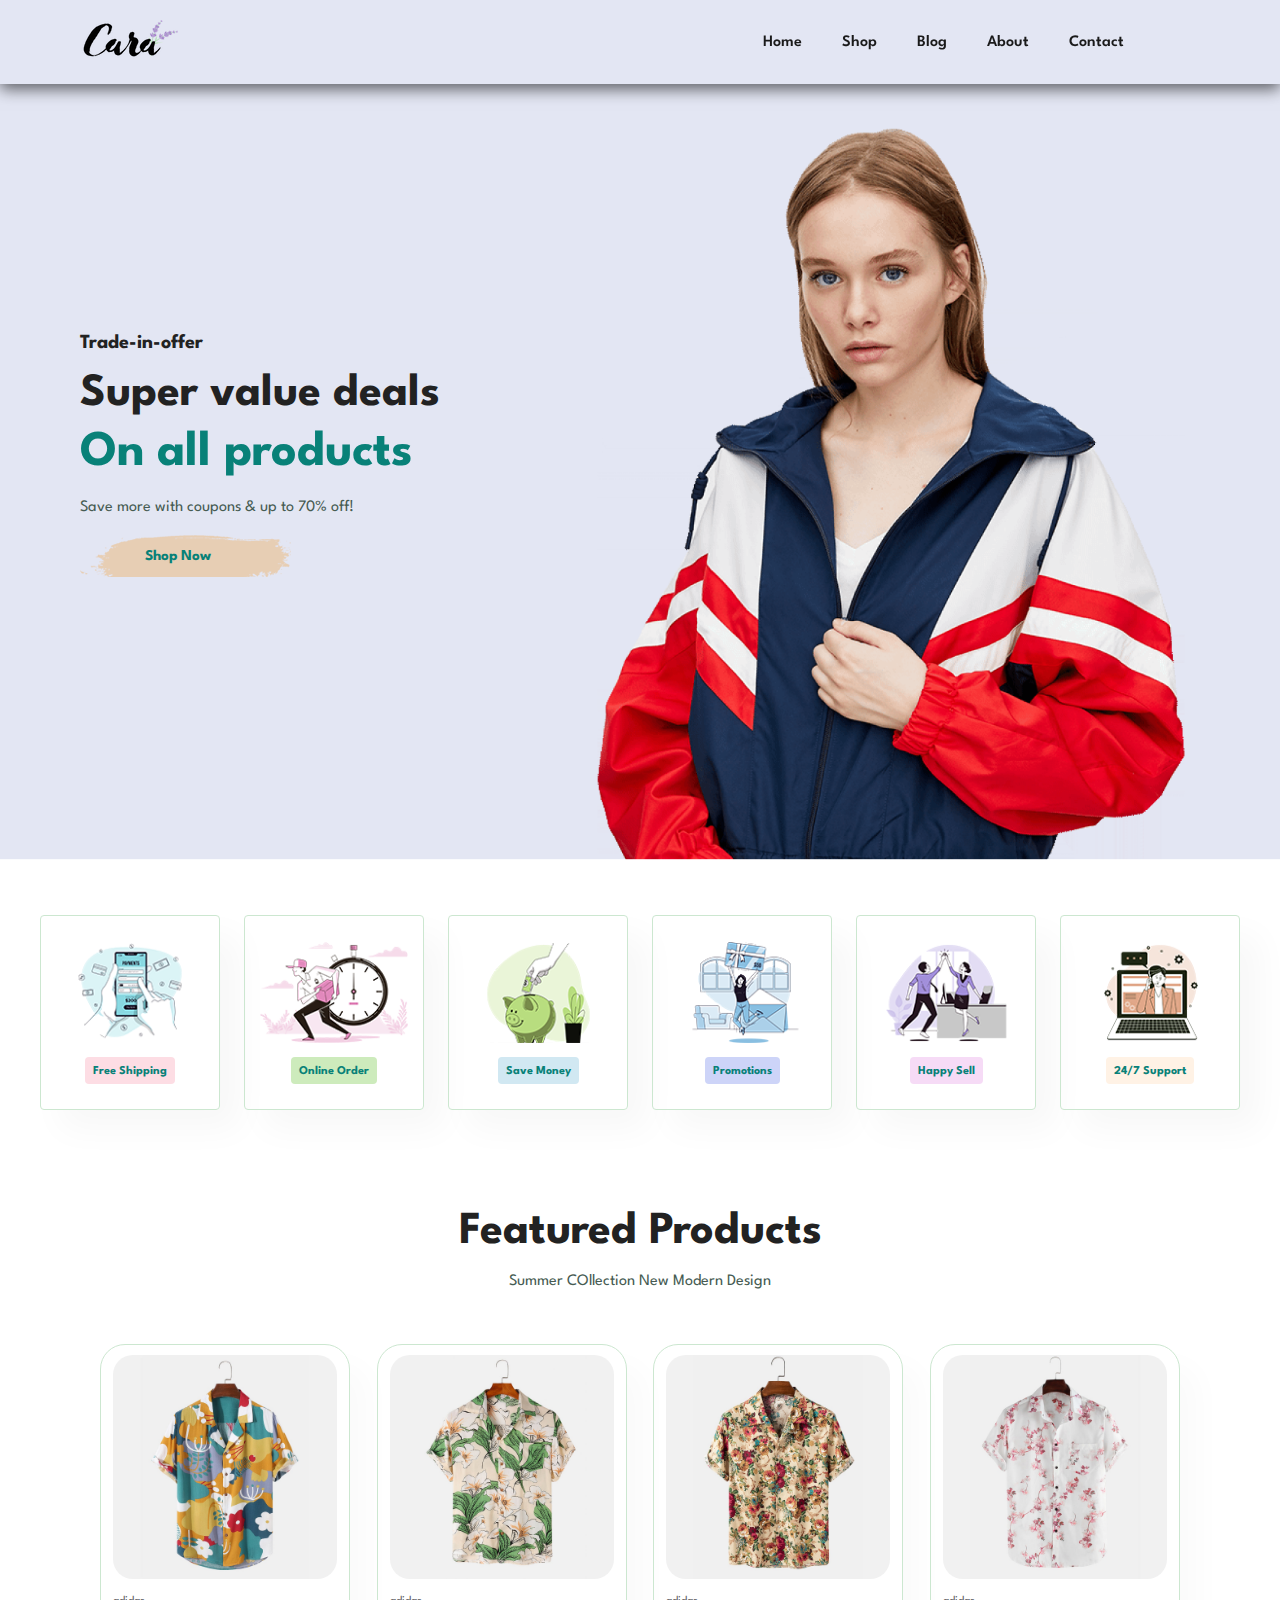
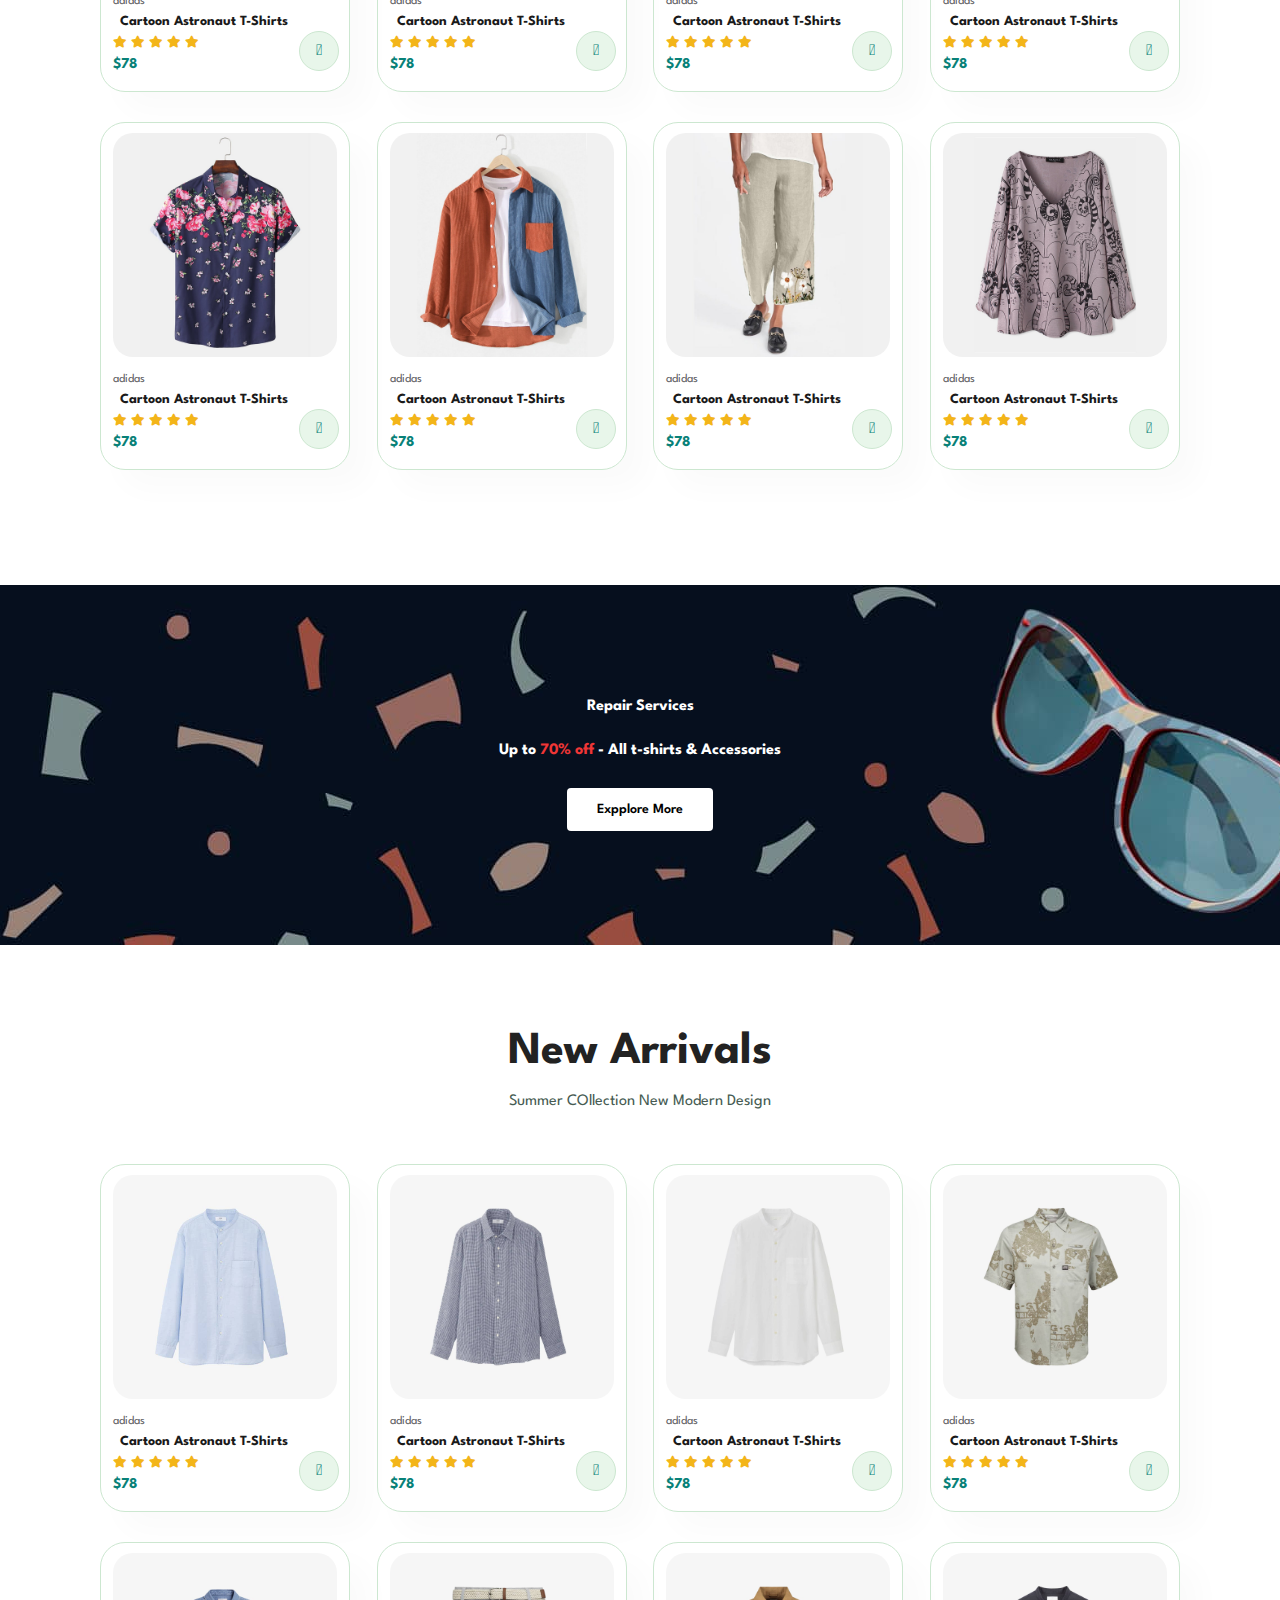
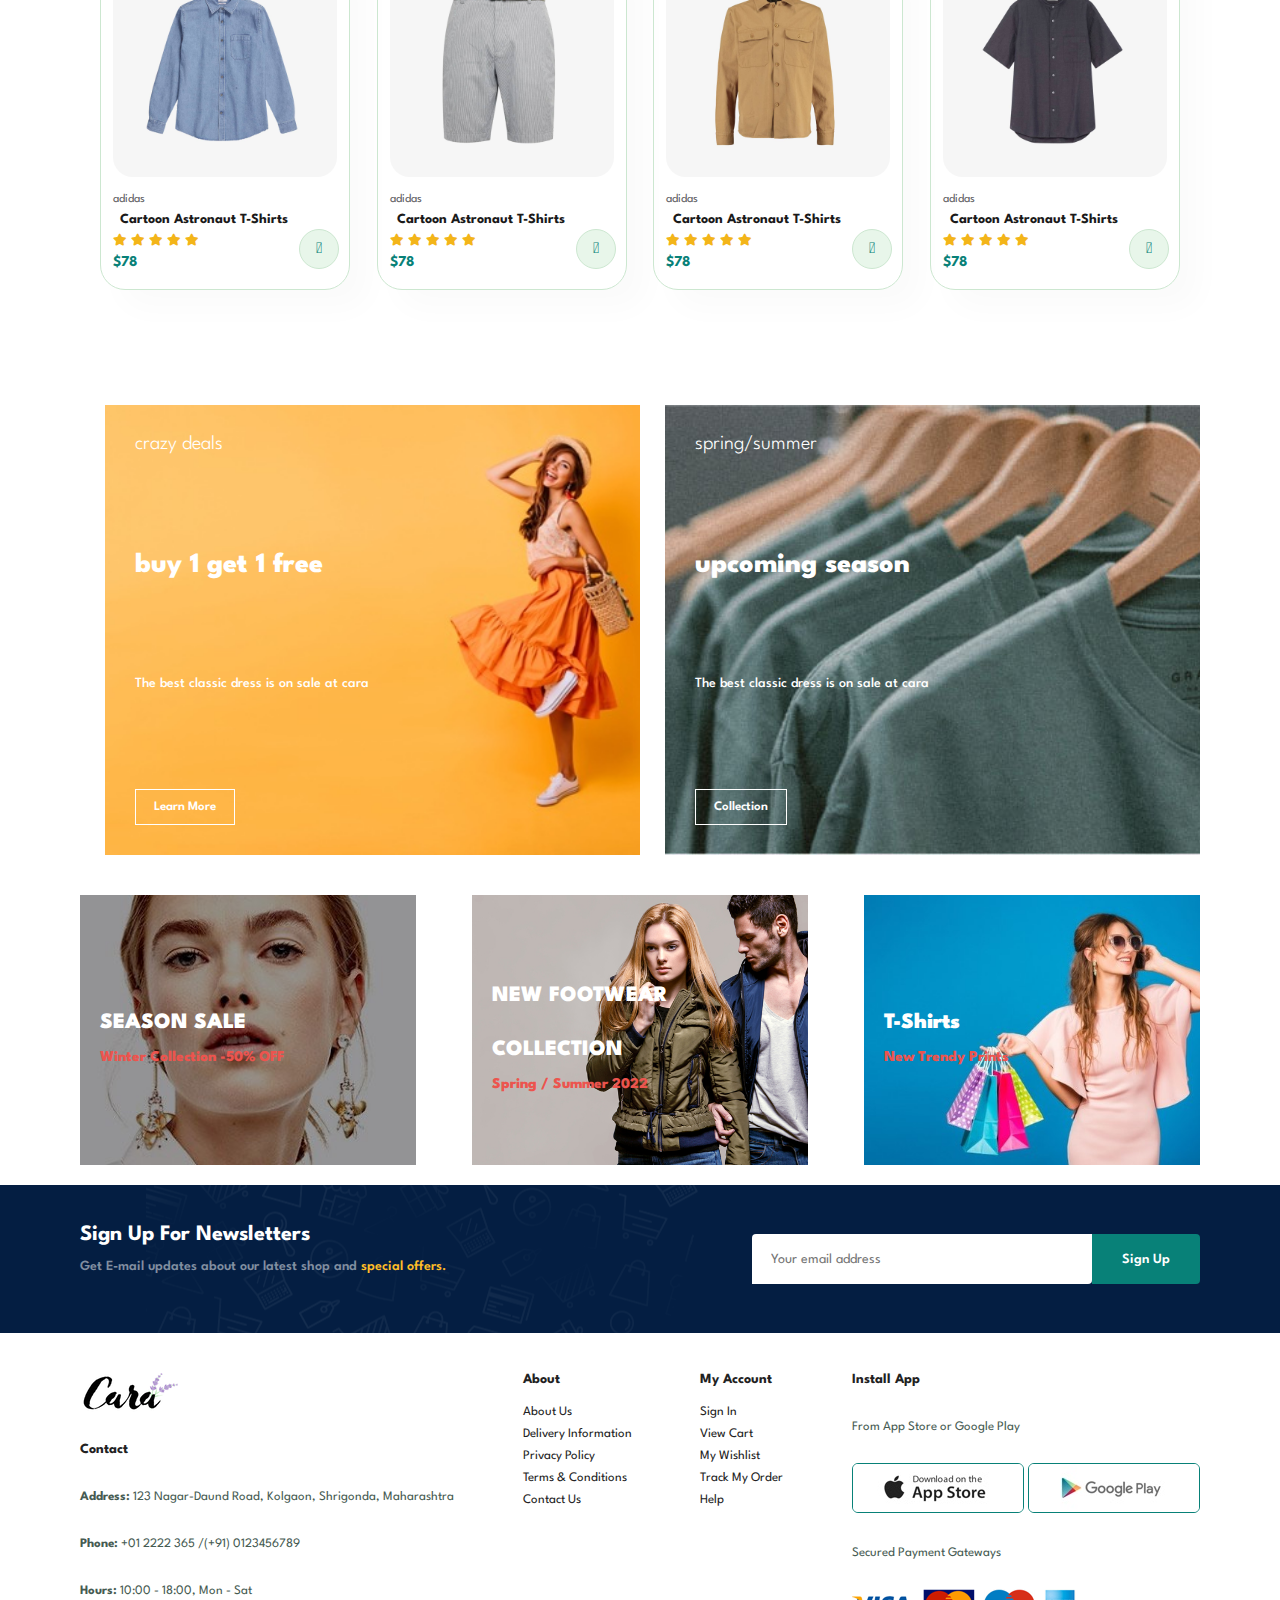
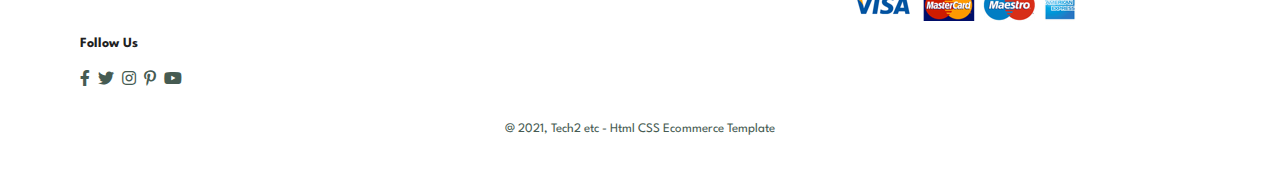
<file: index.html>
<!DOCTYPE html>
<html lang="en">
<head>
    <meta charset="UTF-8">
    <meta name="viewport" content="width=device-width, initial-scale=1.0">
    <title>Ecommerce Website</title>
    <link rel="stylesheet" href="https://pro.fontawesome.com/releases/v5.10.0/css/all.css"></link>
    <link rel="stylesheet" href="styles.css">
</head>
<body>
    <section id="header">
        <a href="#"><img src="img/logo.png" alt="" class="logo"></a>
        <div>
            <ul id="navbar">
                <li class="active"><a href="index.html">Home</a></li>
                <li><a href="shop.html">Shop</a></li>
                <li><a href="blog.html">Blog</a></li>
                <li><a href="about.html">About</a></li>
                <li><a href="contact.html">Contact</a></li>
                <li id="lg-bag"><a href="cart.html"><i class="far fa-shopping-bag"></i></a></li>
                <a href="#" id="close"><i class="far fa-times"></i></a>
            </ul>
        </div>
        <div id="mobile">
            <a href="cart.html"><i class="far fa-shopping-bag"></i></a>
            <i id="bar" class="fas fa-outdent"></i>
        </div>
    </section>

    <section id="hero">
        <h4>Trade-in-offer</h4>
        <h2>Super value deals</h2>
        <h1>On all products</h1>
        <p>Save more with coupons & up to 70% off! </p>
        <button>Shop Now</button>
    </section>

    <section id="feature" class="section-p1">
        <div class="fe-box">
            <img src="img/features/f1.png" alt="">
            <h6>Free Shipping</h6>
        </div>
        <div class="fe-box">
            <img src="img/features/f2.png" alt="">
            <h6>Online Order</h6>
        </div>
        <div class="fe-box">
            <img src="img/features/f3.png" alt="">
            <h6>Save Money</h6>
        </div>
        <div class="fe-box">
            <img src="img/features/f4.png" alt="">
            <h6>Promotions</h6>
        </div>
        <div class="fe-box">
            <img src="img/features/f5.png" alt="">
            <h6>Happy Sell</h6>
        </div>
        <div class="fe-box">
            <img src="img/features/f6.png" alt="">
            <h6>24/7 Support</h6>

    </section>

    <section id="product1" class="section-p1">
        <h2>Featured Products</h2>
        <p>Summer COllection New Modern Design</p>
        <div class="pro-container">
            <div class="pro">
                <img src="img/products/f1.jpg" alt="">
                <div class="des">
                <span>adidas</span>
                <h5>Cartoon Astronaut T-Shirts</h5>
                <div class="star">
                    <i class="fas fa-star"></i>
                    <i class="fas fa-star"></i>
                    <i class="fas fa-star"></i>
                    <i class="fas fa-star"></i>
                    <i class="fas fa-star"></i>
                </div>
                <h4>$78</h4>
            </div>
            <a href="#"><i class="fal fa-shopping-cart cart"></i></a>
        </div>
        <div class="pro">
            <img src="img/products/f2.jpg" alt="">
            <div class="des">
            <span>adidas</span>
            <h5>Cartoon Astronaut T-Shirts</h5>
            <div class="star">
                <i class="fas fa-star"></i>
                <i class="fas fa-star"></i>
                <i class="fas fa-star"></i>
                <i class="fas fa-star"></i>
                <i class="fas fa-star"></i>
            </div>
            <h4>$78</h4>
        </div>
        <a href="#"><i class="fal fa-shopping-cart cart"></i></a>
    </div>
        <div class="pro">
        <img src="img/products/f3.jpg" alt="">
        <div class="des">
        <span>adidas</span>
        <h5>Cartoon Astronaut T-Shirts</h5>
        <div class="star">
            <i class="fas fa-star"></i>
            <i class="fas fa-star"></i>
            <i class="fas fa-star"></i>
            <i class="fas fa-star"></i>
            <i class="fas fa-star"></i>
        </div>
        <h4>$78</h4>
    </div>
    <a href="#"><i class="fal fa-shopping-cart cart"></i></a>
</div>
    <div class="pro">
    <img src="img/products/f4.jpg" alt="">
    <div class="des">
    <span>adidas</span>
    <h5>Cartoon Astronaut T-Shirts</h5>
    <div class="star">
        <i class="fas fa-star"></i>
        <i class="fas fa-star"></i>
        <i class="fas fa-star"></i>
        <i class="fas fa-star"></i>
        <i class="fas fa-star"></i>
    </div>
    <h4>$78</h4>
</div>
<a href="#"><i class="fal fa-shopping-cart cart"></i></a>
    </div>
    <div class="pro">
    <img src="img/products/f5.jpg" alt="">
    <div class="des">
    <span>adidas</span>
    <h5>Cartoon Astronaut T-Shirts</h5>
    <div class="star">
        <i class="fas fa-star"></i>
        <i class="fas fa-star"></i>
        <i class="fas fa-star"></i>
        <i class="fas fa-star"></i>
        <i class="fas fa-star"></i>
    </div>
    <h4>$78</h4>
</div>
<a href="#"><i class="fal fa-shopping-cart cart"></i></a>
    </div>
     <div class="pro">
    <img src="img/products/f6.jpg" alt="">
    <div class="des">
    <span>adidas</span>
    <h5>Cartoon Astronaut T-Shirts</h5>
    <div class="star">
        <i class="fas fa-star"></i>
        <i class="fas fa-star"></i>
        <i class="fas fa-star"></i>
        <i class="fas fa-star"></i>
        <i class="fas fa-star"></i>
    </div>
    <h4>$78</h4>
</div>
<a href="#"><i class="fal fa-shopping-cart cart"></i></a>
    </div>
    <div class="pro">
    <img src="img/products/f7.jpg" alt="">
    <div class="des">
    <span>adidas</span>
    <h5>Cartoon Astronaut T-Shirts</h5>
    <div class="star">
        <i class="fas fa-star"></i>
        <i class="fas fa-star"></i>
        <i class="fas fa-star"></i>
        <i class="fas fa-star"></i>
        <i class="fas fa-star"></i>
    </div>
    <h4>$78</h4>
</div>
<a href="#"><i class="fal fa-shopping-cart cart"></i></a>
    </div>
    <div class="pro">
    <img src="img/products/f8.jpg" alt="">
    <div class="des">
    <span>adidas</span>
    <h5>Cartoon Astronaut T-Shirts</h5>
    <div class="star">
        <i class="fas fa-star"></i>
        <i class="fas fa-star"></i>
        <i class="fas fa-star"></i>
        <i class="fas fa-star"></i>
        <i class="fas fa-star"></i>
    </div>
    <h4>$78</h4>
</div>
<a href="#"><i class="fal fa-shopping-cart cart"></i></a>
    </div>
        </div>
    </section>

    <section id="banner" class="section-m1">
        <h4>Repair Services</h4>
        <h2>Up to <span>70% off</span> - All t-shirts & Accessories</h2>
        <button class="normal">Expplore More</button>
    </section>

    <section id="product1" class="section-p1">
        <h2>New Arrivals</h2>
        <p>Summer COllection New Modern Design</p>
        <div class="pro-container">
            <div class="pro">
                <img src="img/products/n1.jpg" alt="">
                <div class="des">
                <span>adidas</span>
                <h5>Cartoon Astronaut T-Shirts</h5>
                <div class="star">
                    <i class="fas fa-star"></i>
                    <i class="fas fa-star"></i>
                    <i class="fas fa-star"></i>
                    <i class="fas fa-star"></i>
                    <i class="fas fa-star"></i>
                </div>
                <h4>$78</h4>
            </div>
            <a href="#"><i class="fal fa-shopping-cart cart"></i></a>
        </div>
        <div class="pro">
            <img src="img/products/n2.jpg" alt="">
            <div class="des">
            <span>adidas</span>
            <h5>Cartoon Astronaut T-Shirts</h5>
            <div class="star">
                <i class="fas fa-star"></i>
                <i class="fas fa-star"></i>
                <i class="fas fa-star"></i>
                <i class="fas fa-star"></i>
                <i class="fas fa-star"></i>
            </div>
            <h4>$78</h4>
        </div>
        <a href="#"><i class="fal fa-shopping-cart cart"></i></a>
    </div>
        <div class="pro">
        <img src="img/products/n3.jpg" alt="">
        <div class="des">
        <span>adidas</span>
        <h5>Cartoon Astronaut T-Shirts</h5>
        <div class="star">
            <i class="fas fa-star"></i>
            <i class="fas fa-star"></i>
            <i class="fas fa-star"></i>
            <i class="fas fa-star"></i>
            <i class="fas fa-star"></i>
        </div>
        <h4>$78</h4>
    </div>
    <a href="#"><i class="fal fa-shopping-cart cart"></i></a>
</div>
    <div class="pro">
    <img src="img/products/n4.jpg" alt="">
    <div class="des">
    <span>adidas</span>
    <h5>Cartoon Astronaut T-Shirts</h5>
    <div class="star">
        <i class="fas fa-star"></i>
        <i class="fas fa-star"></i>
        <i class="fas fa-star"></i>
        <i class="fas fa-star"></i>
        <i class="fas fa-star"></i>
    </div>
    <h4>$78</h4>
</div>
<a href="#"><i class="fal fa-shopping-cart cart"></i></a>
    </div>
    <div class="pro">
    <img src="img/products/n5.jpg" alt="">
    <div class="des">
    <span>adidas</span>
    <h5>Cartoon Astronaut T-Shirts</h5>
    <div class="star">
        <i class="fas fa-star"></i>
        <i class="fas fa-star"></i>
        <i class="fas fa-star"></i>
        <i class="fas fa-star"></i>
        <i class="fas fa-star"></i>
    </div>
    <h4>$78</h4>
</div>
<a href="#"><i class="fal fa-shopping-cart cart"></i></a>
    </div>
     <div class="pro">
    <img src="img/products/n6.jpg" alt="">
    <div class="des">
    <span>adidas</span>
    <h5>Cartoon Astronaut T-Shirts</h5>
    <div class="star">
        <i class="fas fa-star"></i>
        <i class="fas fa-star"></i>
        <i class="fas fa-star"></i>
        <i class="fas fa-star"></i>
        <i class="fas fa-star"></i>
    </div>
    <h4>$78</h4>
</div>
<a href="#"><i class="fal fa-shopping-cart cart"></i></a>
    </div>
    <div class="pro">
    <img src="img/products/n7.jpg" alt="">
    <div class="des">
    <span>adidas</span>
    <h5>Cartoon Astronaut T-Shirts</h5>
    <div class="star">
        <i class="fas fa-star"></i>
        <i class="fas fa-star"></i>
        <i class="fas fa-star"></i>
        <i class="fas fa-star"></i>
        <i class="fas fa-star"></i>
    </div>
    <h4>$78</h4>
</div>
<a href="#"><i class="fal fa-shopping-cart cart"></i></a>
    </div>
    <div class="pro">
    <img src="img/products/n8.jpg" alt="">
    <div class="des">
    <span>adidas</span>
    <h5>Cartoon Astronaut T-Shirts</h5>
    <div class="star">
        <i class="fas fa-star"></i>
        <i class="fas fa-star"></i>
        <i class="fas fa-star"></i>
        <i class="fas fa-star"></i>
        <i class="fas fa-star"></i>
    </div>
    <h4>$78</h4>
</div>
<a href="#"><i class="fal fa-shopping-cart cart"></i></a>
    </div>
        </div>
    </section>

    <section id="sm-banner" class="section-p1">
        <div class="banner-box">
            <h4>crazy deals</h4>
            <h2>buy 1 get 1 free</h2>
            <span>The best classic dress is on sale at cara</span>
            <button class="white">Learn More</button>
        </div>

        <div class="banner-box banner-box2">
            <h4>spring/summer</h4>
            <h2>upcoming season</h2>
            <span>The best classic dress is on sale at cara</span>
            <button class="white">Collection</button>
        </div>
    </section>

    <section id="banner3">
        <div class="banner-box">
            <h2>SEASON SALE</h2>
            <h3>Winter Collection -50% OFF</h3>
        </div>
        <div class="banner-box banner-box2">
            <h2>NEW FOOTWEAR COLLECTION</h2>
            <h3>Spring / Summer 2022</h3>
        </div>
        <div class="banner-box banner-box3">
            <h2>T-Shirts</h2>
            <h3>New Trendy Prints</h3>
        </div>
    </section>

    <section id="newsletter" class="section-p1" class="section-m1">
        <div class="newstext">
            <h4>Sign Up For Newsletters</h4>
            <p>Get E-mail updates about our latest shop and <span>special offers.</span></p>
        </div>

        <div class="form">
            <input type="text" placeholder="Your email address">
            <button class="normal">Sign Up</button>
        </div>
    </section>

    <footer class="section-p1">
        <div class="col">
            <img class="logo" src="img/logo.png" alt="">
            <h4>Contact</h4>
            <p><strong>Address: </strong> 123 Nagar-Daund Road, Kolgaon, Shrigonda, Maharashtra</p>
            <p><strong>Phone: </strong>+01 2222 365 /(+91) 0123456789</p>
            <p><strong>Hours: </strong>10:00 - 18:00, Mon - Sat</p>
            <div class="follow">
                <h4>Follow Us</h4>
                <div class="icon">
                    <i class="fab fa-facebook-f"></i>
                    <i class="fab fa-twitter"></i>
                    <i class="fab fa-instagram"></i>
                    <i class="fab fa-pinterest-p"></i>
                    <i class="fab fa-youtube"></i>
                </div>
            </div>
        </div>

        <div class="col">
            <h4>About</h4>
            <a href="#">About Us</a>
            <a href="#">Delivery Information</a>
            <a href="#">Privacy Policy</a>
            <a href="#">Terms & Conditions</a>
            <a href="#">Contact Us</a>
        </div>
        <div class="col">
            <h4>My Account</h4>
            <a href="#">Sign In</a>
            <a href="#">View Cart</a>
            <a href="#">My Wishlist</a>
            <a href="#">Track My Order</a>
            <a href="#">Help</a>
        </div>
        <div class="col install">
            <h4>Install App</h4>
            <p>From App Store or Google Play</p>
            <div class="row">
                <img src="img/pay/app.jpg" alt="">
                <img src="img/pay/play.jpg" alt="">
            </div>
            <p>Secured Payment Gateways</p>
            <img src="img/pay/pay.png" alt="">
        </div>

        <div class="copyright">
            <p>@ 2021, Tech2 etc - Html CSS Ecommerce Template</p>
        </div>
    </footer>

    <script src="script.js"></script>
</body>
</html>
</file>
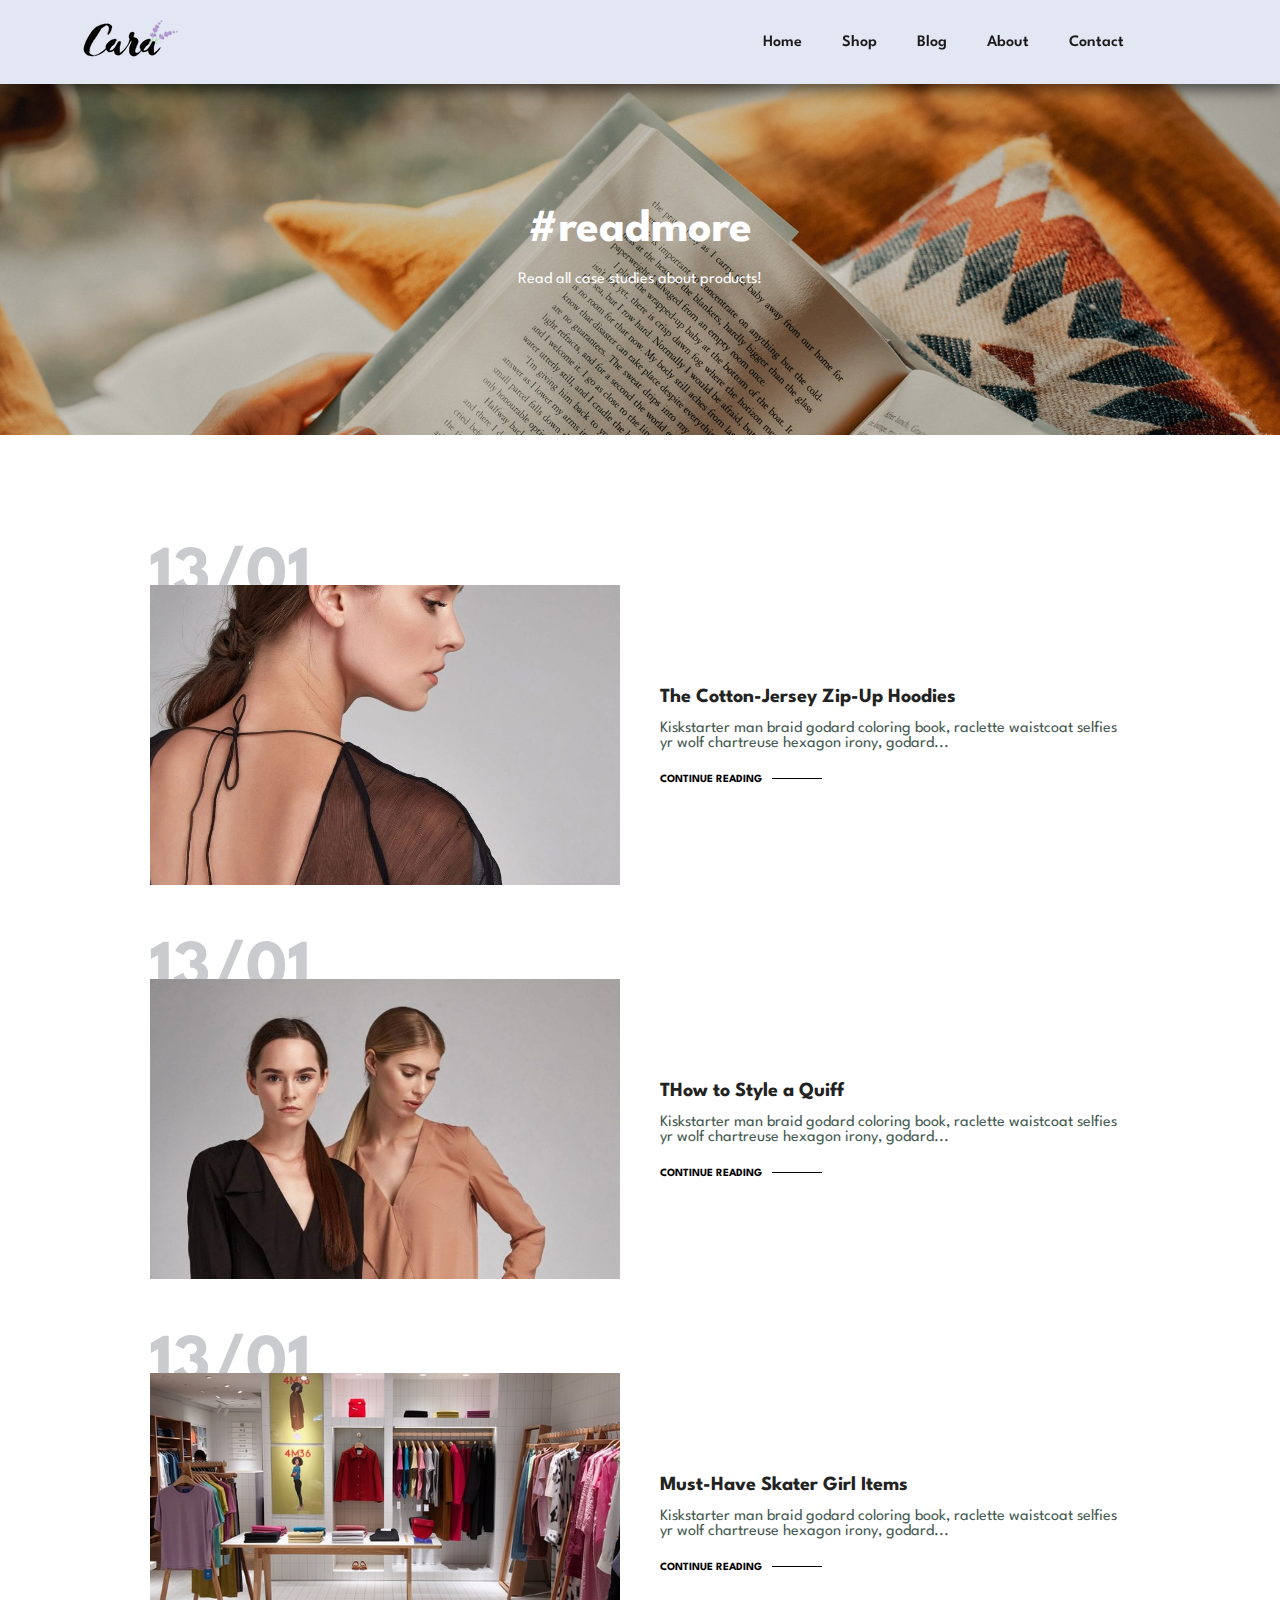
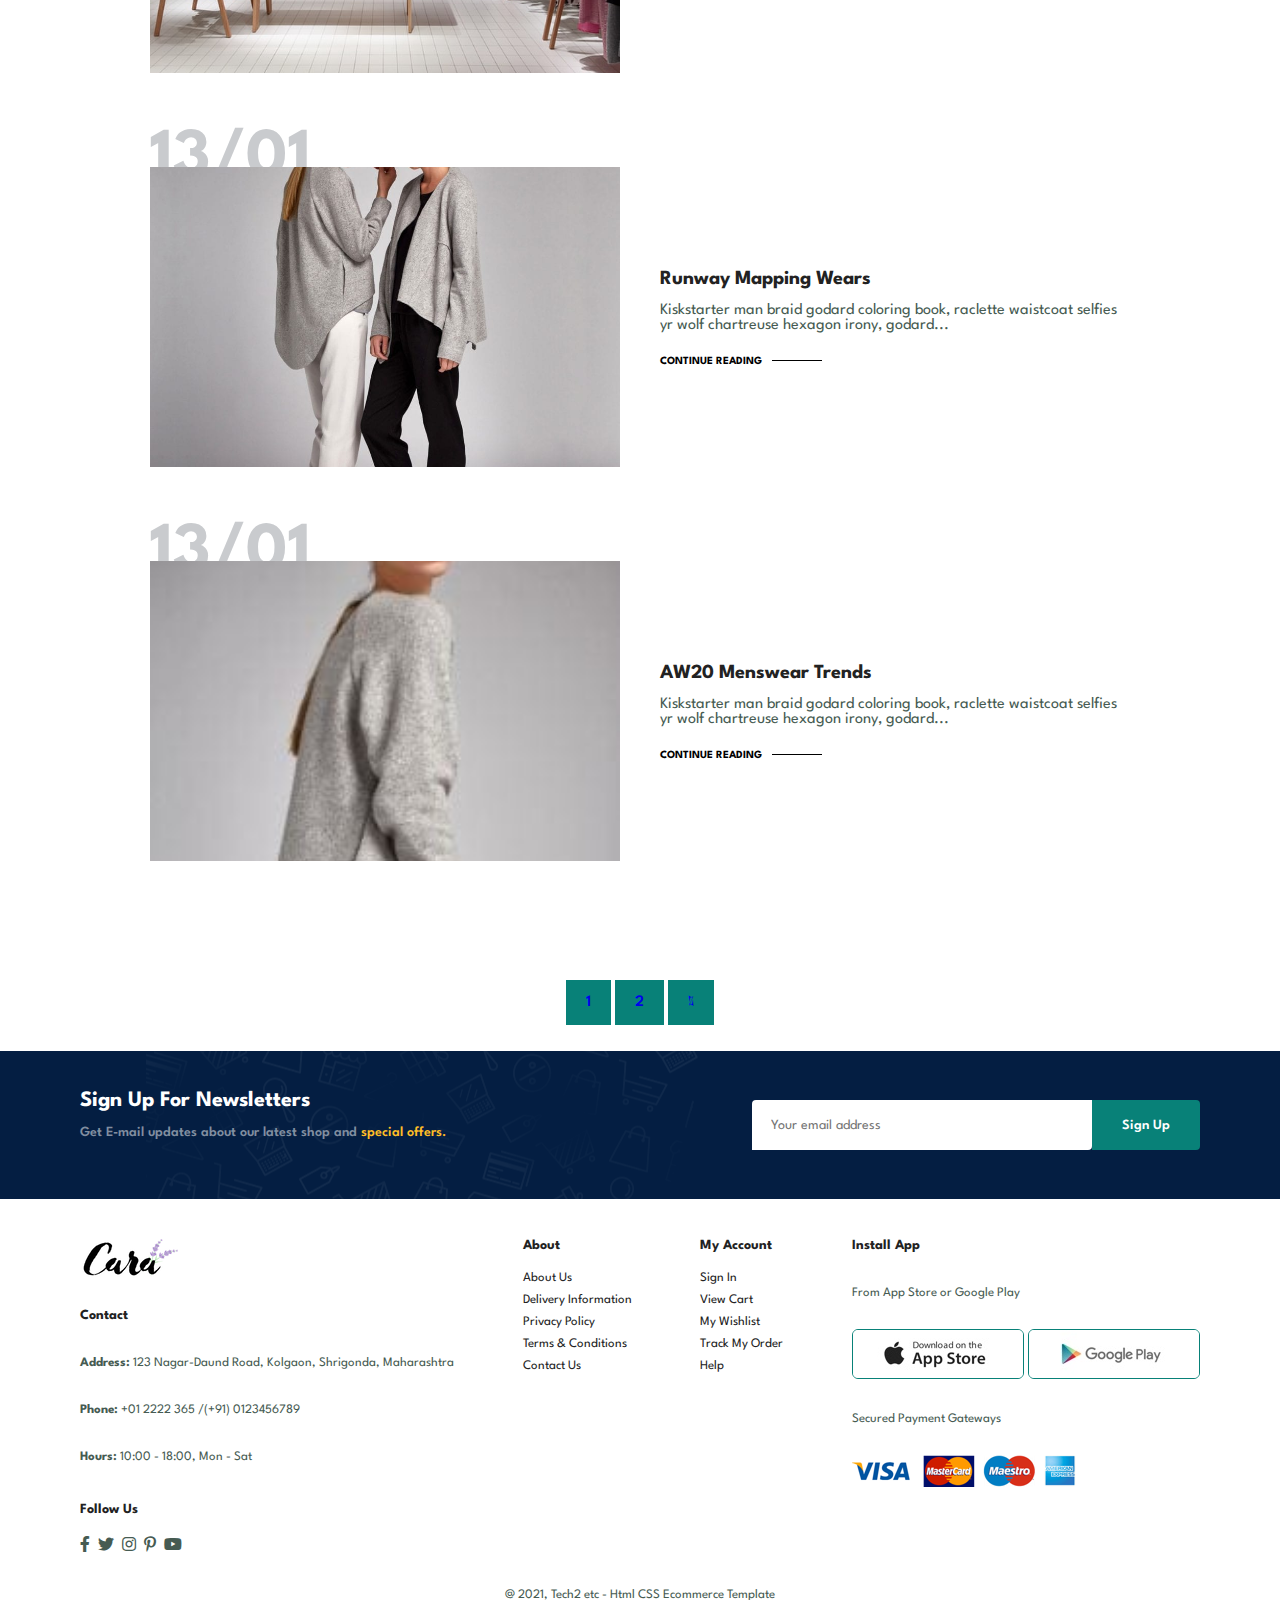
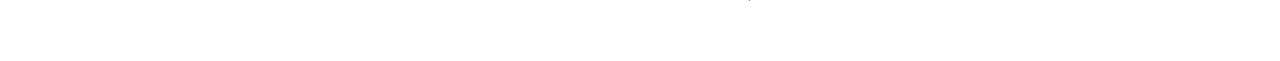
<file: blog.html>
<!DOCTYPE html>
<html lang="en">
<head>
    <meta charset="UTF-8">
    <meta name="viewport" content="width=device-width, initial-scale=1.0">
    <title>Ecommerce Website</title>
    <link rel="stylesheet" href="https://pro.fontawesome.com/releases/v5.10.0/css/all.css"></link>
    <link rel="stylesheet" href="styles.css">
</head>
<body>
    <section id="header">
        <a href="#"><img src="img/logo.png" alt="" class="logo"></a>
        <div>
            <ul id="navbar">
                <li><a href="index.html">Home</a></li>
                <li><a href="shop.html">Shop</a></li>
                <li class="active"><a href="blog.html">Blog</a></li>
                <li><a href="about.html">About</a></li>
                <li><a href="contact.html">Contact</a></li>
                <li id="lg-bag"><a href="cart.html"><i class="far fa-shopping-bag"></i></a></li>
                <a href="#" id="close"><i class="far fa-times"></i></a>
            </ul>
        </div>
        <div id="mobile">
            <a href="cart.html"><i class="far fa-shopping-bag"></i></a>
            <i id="bar" class="fas fa-outdent"></i>
        </div>
    </section>

    <section id="page-header" class="blog-header">
        <h2>#readmore</h2>
        <p>Read all case studies about products! </p>
       
    </section>

    <section id="blog">
        <div class="blog-box">
            <div class="blog-img">
                <img src="img/blog/b1.jpg" alt="">
            </div>

            <div class="blog-details">
                <h4>The Cotton-Jersey Zip-Up Hoodies</h4>
                <p>Kiskstarter man braid godard coloring book, raclette waistcoat
                    selfies yr wolf chartreuse hexagon irony, godard...
                </p>
                <a href="#">CONTINUE READING</a>
            </div>
            <h1>13/01</h1>
        </div>

        <div class="blog-box">
            <div class="blog-img">
                <img src="img/blog/b2.jpg" alt="">
            </div>

            <div class="blog-details">
                <h4>THow to Style a Quiff</h4>
                <p>Kiskstarter man braid godard coloring book, raclette waistcoat
                    selfies yr wolf chartreuse hexagon irony, godard...
                </p>
                <a href="#">CONTINUE READING</a>
            </div>
            <h1>13/01</h1>
        </div>

        <div class="blog-box">
            <div class="blog-img">
                <img src="img/blog/b3.jpg" alt="">
            </div>

            <div class="blog-details">
                <h4>Must-Have Skater Girl Items</h4>
                <p>Kiskstarter man braid godard coloring book, raclette waistcoat
                    selfies yr wolf chartreuse hexagon irony, godard...
                </p>
                <a href="#">CONTINUE READING</a>
            </div>
            <h1>13/01</h1>
        </div>

        <div class="blog-box">
            <div class="blog-img">
                <img src="img/blog/b4.jpg" alt="">
            </div>

            <div class="blog-details">
                <h4>Runway Mapping Wears</h4>
                <p>Kiskstarter man braid godard coloring book, raclette waistcoat
                    selfies yr wolf chartreuse hexagon irony, godard...
                </p>
                <a href="#">CONTINUE READING</a>
            </div>
            <h1>13/01</h1>
        </div>

        <div class="blog-box">
            <div class="blog-img">
                <img src="img/blog/b5.jpg" alt="">
            </div>

            <div class="blog-details">
                <h4>AW20 Menswear Trends</h4>
                <p>Kiskstarter man braid godard coloring book, raclette waistcoat
                    selfies yr wolf chartreuse hexagon irony, godard...
                </p>
                <a href="#">CONTINUE READING</a>
            </div>
            <h1>13/01</h1>
        </div>
    </section>

    <section id="pagination" class="section-p1">
        <a href="#">1</a>
        <a href="#">2</a>
        <a href="#"><i class="fal fa-long-arrow-alt-right"></i></a>
    </section>

    <section id="newsletter" class="section-p1" class="section-m1">
        <div class="newstext">
            <h4>Sign Up For Newsletters</h4>
            <p>Get E-mail updates about our latest shop and <span>special offers.</span></p>
        </div>

        <div class="form">
            <input type="text" placeholder="Your email address">
            <button class="normal">Sign Up</button>
        </div>
    </section>

    <footer class="section-p1">
        <div class="col">
            <img class="logo" src="img/logo.png" alt="">
            <h4>Contact</h4>
            <p><strong>Address: </strong> 123 Nagar-Daund Road, Kolgaon, Shrigonda, Maharashtra</p>
            <p><strong>Phone: </strong>+01 2222 365 /(+91) 0123456789</p>
            <p><strong>Hours: </strong>10:00 - 18:00, Mon - Sat</p>
            <div class="follow">
                <h4>Follow Us</h4>
                <div class="icon">
                    <i class="fab fa-facebook-f"></i>
                    <i class="fab fa-twitter"></i>
                    <i class="fab fa-instagram"></i>
                    <i class="fab fa-pinterest-p"></i>
                    <i class="fab fa-youtube"></i>
                </div>
            </div>
        </div>

        <div class="col">
            <h4>About</h4>
            <a href="#">About Us</a>
            <a href="#">Delivery Information</a>
            <a href="#">Privacy Policy</a>
            <a href="#">Terms & Conditions</a>
            <a href="#">Contact Us</a>
        </div>
        <div class="col">
            <h4>My Account</h4>
            <a href="#">Sign In</a>
            <a href="#">View Cart</a>
            <a href="#">My Wishlist</a>
            <a href="#">Track My Order</a>
            <a href="#">Help</a>
        </div>
        <div class="col install">
            <h4>Install App</h4>
            <p>From App Store or Google Play</p>
            <div class="row">
                <img src="img/pay/app.jpg" alt="">
                <img src="img/pay/play.jpg" alt="">
            </div>
            <p>Secured Payment Gateways</p>
            <img src="img/pay/pay.png" alt="">
        </div>

        <div class="copyright">
            <p>@ 2021, Tech2 etc - Html CSS Ecommerce Template</p>
        </div>
    </footer>

    <script src="script.js"></script>
</body>
</html>
</file>
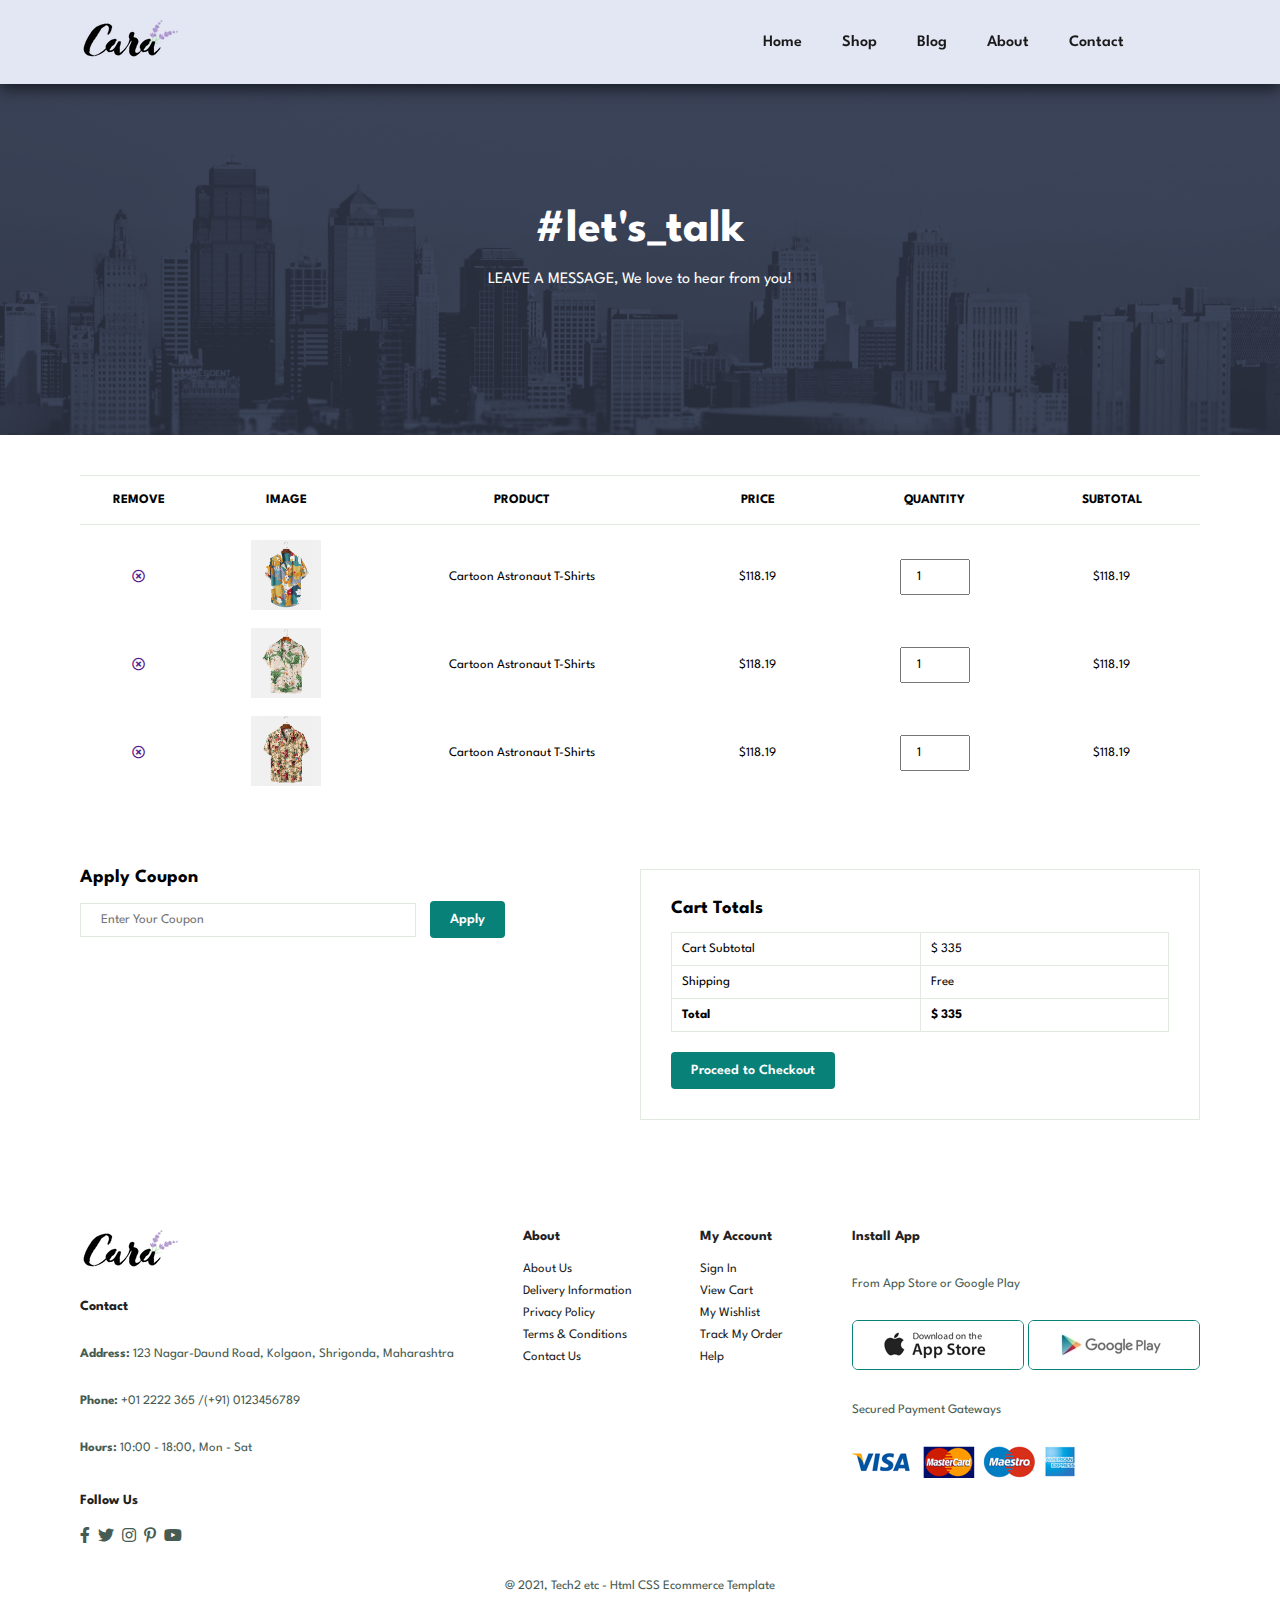
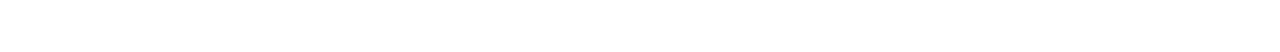
<file: cart.html>
<!DOCTYPE html>
<html lang="en">
<head>
    <meta charset="UTF-8">
    <meta name="viewport" content="width=device-width, initial-scale=1.0">
    <title>Ecommerce Website</title>
    <link rel="stylesheet" href="https://pro.fontawesome.com/releases/v5.10.0/css/all.css"></link>
    <link rel="stylesheet" href="styles.css">
</head>
<body>
    <section id="header">
        <a href="#"><img src="img/logo.png" alt="" class="logo"></a>
        <div>
            <ul id="navbar">
                <li><a href="index.html">Home</a></li>
                <li><a href="shop.html">Shop</a></li>
                <li><a href="blog.html">Blog</a></li>
                <li><a href="about.html">About</a></li>
                <li><a href="contact.html">Contact</a></li>
                <li id="lg-bag"><a  class="active" href="cart.html"><i class="far fa-shopping-bag"></i></a></li>
                <a href="#" id="close"><i class="far fa-times"></i></a>
            </ul>
        </div>
        <div id="mobile">
            <a href="cart.html"><i class="far fa-shopping-bag"></i></a>
            <i id="bar" class="fas fa-outdent"></i>
        </div>
    </section>

    <section id="page-header" class="about-header">
        <h2>#let's_talk</h2>
        <p>LEAVE A MESSAGE, We love to hear from you!</p>
       
    </section>

    <section id="cart" class="section-p1">
        <table width:="100%">
            <thead>
                <tr>
                    <td>Remove</td>
                    <td>Image</td>
                    <td>Product</td>
                    <td>Price</td>
                    <td>Quantity</td>
                    <td>Subtotal</td>
                </tr>
            </thead>
            <tbody>
                <tr>
                    <td><a href=""><i class="far fa-times-circle"></i></a></td>
                    <td><img src="img/products/f1.jpg" alt=""></td>
                    <td>Cartoon Astronaut T-Shirts</td>
                    <td>$118.19</td>
                    <td><input type="number" value="1"></td>
                    <td>$118.19</td>
                </tr>
                <tr>
                    <td><a href=""><i class="far fa-times-circle"></i></a></td>
                    <td><img src="img/products/f2.jpg" alt=""></td>
                    <td>Cartoon Astronaut T-Shirts</td>
                    <td>$118.19</td>
                    <td><input type="number" value="1"></td>
                    <td>$118.19</td>
                </tr>
                <tr>
                    <td><a href=""><i class="far fa-times-circle"></i></a></td>
                    <td><img src="img/products/f3.jpg" alt=""></td>
                    <td>Cartoon Astronaut T-Shirts</td>
                    <td>$118.19</td>
                    <td><input type="number" value="1"></td>
                    <td>$118.19</td>
                </tr>
            </tbody>
        </table>
    </section>

    <section id="cart-add" class="section-p1">
        <div id="coupon">
            <h3>Apply Coupon</h3>
            <div>
                <input type="text" placeholder="Enter Your Coupon">
                <button class="normal">Apply</button>
            </div>
        </div>

        <div id="subtotal">
            <h3>Cart Totals</h3>
            <table>
                <tr>
                    <td>Cart Subtotal</td>
                    <td>$ 335</td>
                </tr>
                <tr>
                    <td>Shipping</td>
                    <td>Free</td>
                </tr>
                <tr>
                    <td><strong>Total</strong></td>
                    <td><strong>$ 335</strong></td>
                </tr>
            </table>
            <button class="normal">Proceed to Checkout</button>
        </div>
    </section>

    <footer class="section-p1">
        <div class="col">
            <img class="logo" src="img/logo.png" alt="">
            <h4>Contact</h4>
            <p><strong>Address: </strong> 123 Nagar-Daund Road, Kolgaon, Shrigonda, Maharashtra</p>
            <p><strong>Phone: </strong>+01 2222 365 /(+91) 0123456789</p>
            <p><strong>Hours: </strong>10:00 - 18:00, Mon - Sat</p>
            <div class="follow">
                <h4>Follow Us</h4>
                <div class="icon">
                    <i class="fab fa-facebook-f"></i>
                    <i class="fab fa-twitter"></i>
                    <i class="fab fa-instagram"></i>
                    <i class="fab fa-pinterest-p"></i>
                    <i class="fab fa-youtube"></i>
                </div>
            </div>
        </div>

        <div class="col">
            <h4>About</h4>
            <a href="#">About Us</a>
            <a href="#">Delivery Information</a>
            <a href="#">Privacy Policy</a>
            <a href="#">Terms & Conditions</a>
            <a href="#">Contact Us</a>
        </div>
        <div class="col">
            <h4>My Account</h4>
            <a href="#">Sign In</a>
            <a href="#">View Cart</a>
            <a href="#">My Wishlist</a>
            <a href="#">Track My Order</a>
            <a href="#">Help</a>
        </div>
        <div class="col install">
            <h4>Install App</h4>
            <p>From App Store or Google Play</p>
            <div class="row">
                <img src="img/pay/app.jpg" alt="">
                <img src="img/pay/play.jpg" alt="">
            </div>
            <p>Secured Payment Gateways</p>
            <img src="img/pay/pay.png" alt="">
        </div>

        <div class="copyright">
            <p>@ 2021, Tech2 etc - Html CSS Ecommerce Template</p>
        </div>
    </footer>

    <script src="script.js"></script>
</body>
</html>
</file>
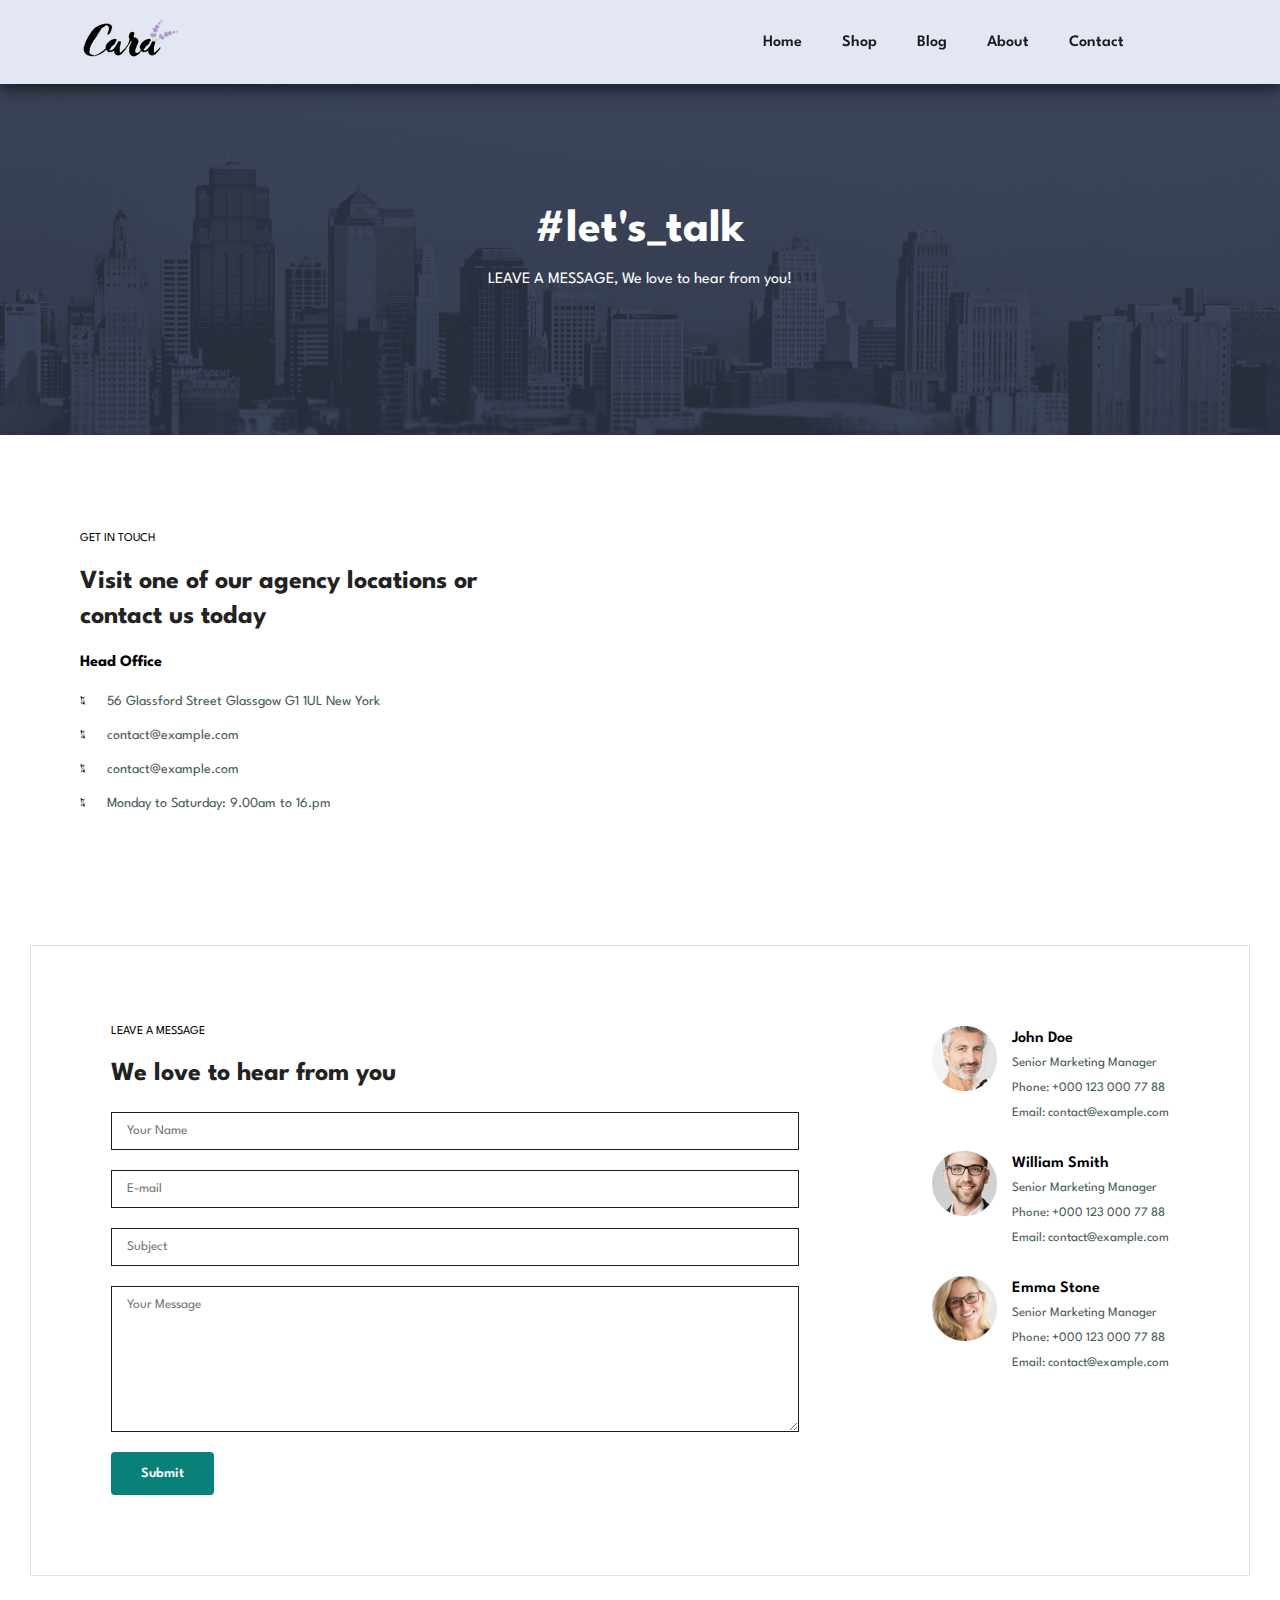
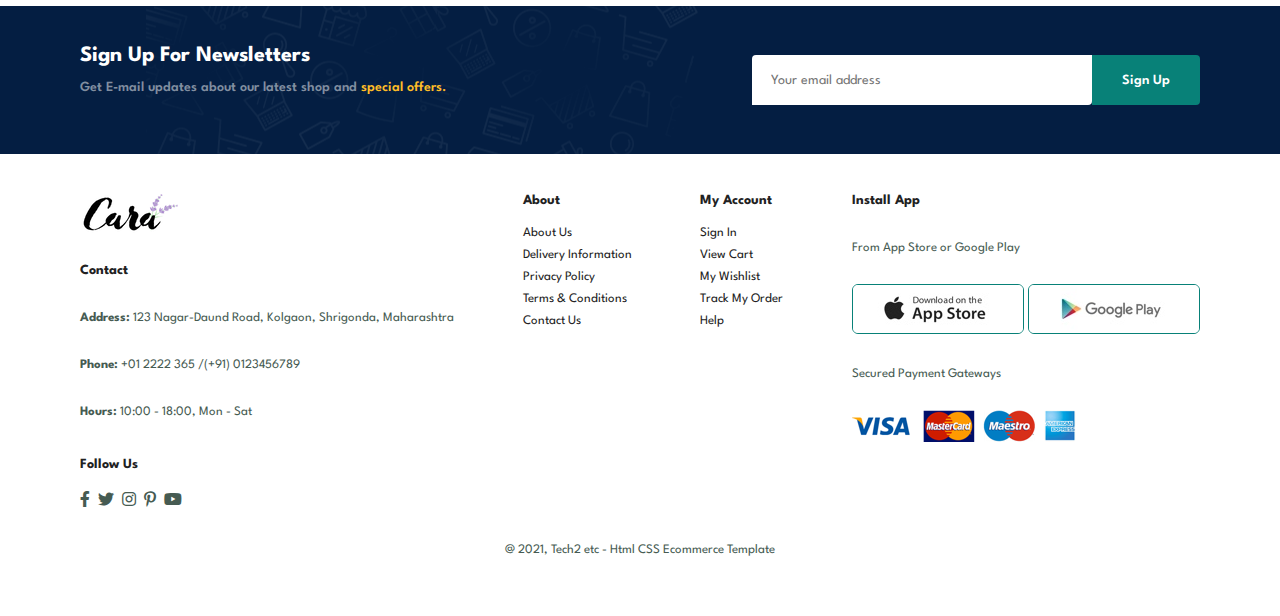
<file: contact.html>
<!DOCTYPE html>
<html lang="en">
<head>
    <meta charset="UTF-8">
    <meta name="viewport" content="width=device-width, initial-scale=1.0">
    <title>Ecommerce Website</title>
    <link rel="stylesheet" href="https://pro.fontawesome.com/releases/v5.10.0/css/all.css"></link>
    <link rel="stylesheet" href="styles.css">
</head>
<body>
    <section id="header">
        <a href="#"><img src="img/logo.png" alt="" class="logo"></a>
        <div>
            <ul id="navbar">
                <li><a href="index.html">Home</a></li>
                <li><a href="shop.html">Shop</a></li>
                <li><a href="blog.html">Blog</a></li>
                <li><a href="about.html">About</a></li>
                <li class="active"><a href="contact.html">Contact</a></li>
                <li id="lg-bag"><a href="cart.html"><i class="far fa-shopping-bag"></i></a></li>
                <a href="#" id="close"><i class="far fa-times"></i></a>
            </ul>
        </div>
        <div id="mobile">
            <a href="cart.html"><i class="far fa-shopping-bag"></i></a>
            <i id="bar" class="fas fa-outdent"></i>
        </div>
    </section>

    <section id="page-header" class="about-header">
        <h2>#let's_talk</h2>
        <p>LEAVE A MESSAGE, We love to hear from you!</p>
       
    </section>

    <section id="contact-details" class="section-p1">
        <div class="details">
            <span>GET IN TOUCH</span>
            <h2>Visit one of our agency locations or contact us today</h2>
            <h3>Head Office</h3>

            <div>
                <li>
                    <i class="fal fa-map"></i>
                    <p>56 Glassford Street Glassgow G1 1UL New York</p>
                </li>
                <li>
                    <i class="fal fa-envelope"></i>
                    <p>contact@example.com</p>
                </li>
                <li>
                    <i class="fal fa-phone-alt"></i>
                    <p>contact@example.com</p>
                </li>
                <li>
                    <i class="fal fa-clock"></i>
                    <p>Monday to Saturday: 9.00am to 16.pm </p>
                </li>
            </div>
        </div>

        <div class="map">
            <iframe src="https://www.google.com/maps/embed?pb=!1m18!1m12!1m3!1d3776.4891172479497!2d74.
            663173!3d18.8209077!2m3!1f0!2f0!3f0!3m2!1i1024!2i768!4f13.1!3m3!1m2!1s0x3bc3492d90f9cc4f%3
            A0x98e68ab73ff43876!2sSACRED%20HEART%20CONVENT%20SCHOOL%20(CBSE)%20KOLGAON!5e0!3m2!1sen!2s
            in!4v1705584115490!5m2!1sen!2sin" width="600" height="450" style="border:0;" allowfullscreen=""
             loading="lazy" referrerpolicy="no-referrer-when-downgrade"></iframe>
        </div>
    </section>

    <section id="form-details">
        <form action="">
            <span>LEAVE A MESSAGE</span>
            <h2>We love to hear from you</h2>
            <input type="text" placeholder="Your Name">
            <input type="text" placeholder="E-mail">
            <input type="text" placeholder="Subject">
            <textarea name="" id="" cols="30" rows="10" 
            placeholder="Your Message"></textarea>
            <button class="normal">Submit</button>
        </form>

        <div class="people">
            <div>
                <img src="img/people/1.png" alt="">
                <p><span>John Doe</span> Senior Marketing Manager 
                    <br> Phone: +000 123 000 77 88 <br>
                Email: contact@example.com</p>
            </div>
            <div>
                <img src="img/people/2.png" alt="">
                <p><span>William Smith</span> Senior Marketing Manager 
                    <br> Phone: +000 123 000 77 88 <br>
                Email: contact@example.com</p>
            </div>
            <div>
                <img src="img/people/3.png" alt="">
                <p><span>Emma Stone</span> Senior Marketing Manager 
                    <br> Phone: +000 123 000 77 88 <br>
                Email: contact@example.com</p>
            </div>
        </div>
    </section>

    <section id="newsletter" class="section-p1" class="section-m1">
        <div class="newstext">
            <h4>Sign Up For Newsletters</h4>
            <p>Get E-mail updates about our latest shop and <span>special offers.</span></p>
        </div>

        <div class="form">
            <input type="text" placeholder="Your email address">
            <button class="normal">Sign Up</button>
        </div>
    </section>

    <footer class="section-p1">
        <div class="col">
            <img class="logo" src="img/logo.png" alt="">
            <h4>Contact</h4>
            <p><strong>Address: </strong> 123 Nagar-Daund Road, Kolgaon, Shrigonda, Maharashtra</p>
            <p><strong>Phone: </strong>+01 2222 365 /(+91) 0123456789</p>
            <p><strong>Hours: </strong>10:00 - 18:00, Mon - Sat</p>
            <div class="follow">
                <h4>Follow Us</h4>
                <div class="icon">
                    <i class="fab fa-facebook-f"></i>
                    <i class="fab fa-twitter"></i>
                    <i class="fab fa-instagram"></i>
                    <i class="fab fa-pinterest-p"></i>
                    <i class="fab fa-youtube"></i>
                </div>
            </div>
        </div>

        <div class="col">
            <h4>About</h4>
            <a href="#">About Us</a>
            <a href="#">Delivery Information</a>
            <a href="#">Privacy Policy</a>
            <a href="#">Terms & Conditions</a>
            <a href="#">Contact Us</a>
        </div>
        <div class="col">
            <h4>My Account</h4>
            <a href="#">Sign In</a>
            <a href="#">View Cart</a>
            <a href="#">My Wishlist</a>
            <a href="#">Track My Order</a>
            <a href="#">Help</a>
        </div>
        <div class="col install">
            <h4>Install App</h4>
            <p>From App Store or Google Play</p>
            <div class="row">
                <img src="img/pay/app.jpg" alt="">
                <img src="img/pay/play.jpg" alt="">
            </div>
            <p>Secured Payment Gateways</p>
            <img src="img/pay/pay.png" alt="">
        </div>

        <div class="copyright">
            <p>@ 2021, Tech2 etc - Html CSS Ecommerce Template</p>
        </div>
    </footer>

    <script src="script.js"></script>
</body>
</html>
</file>
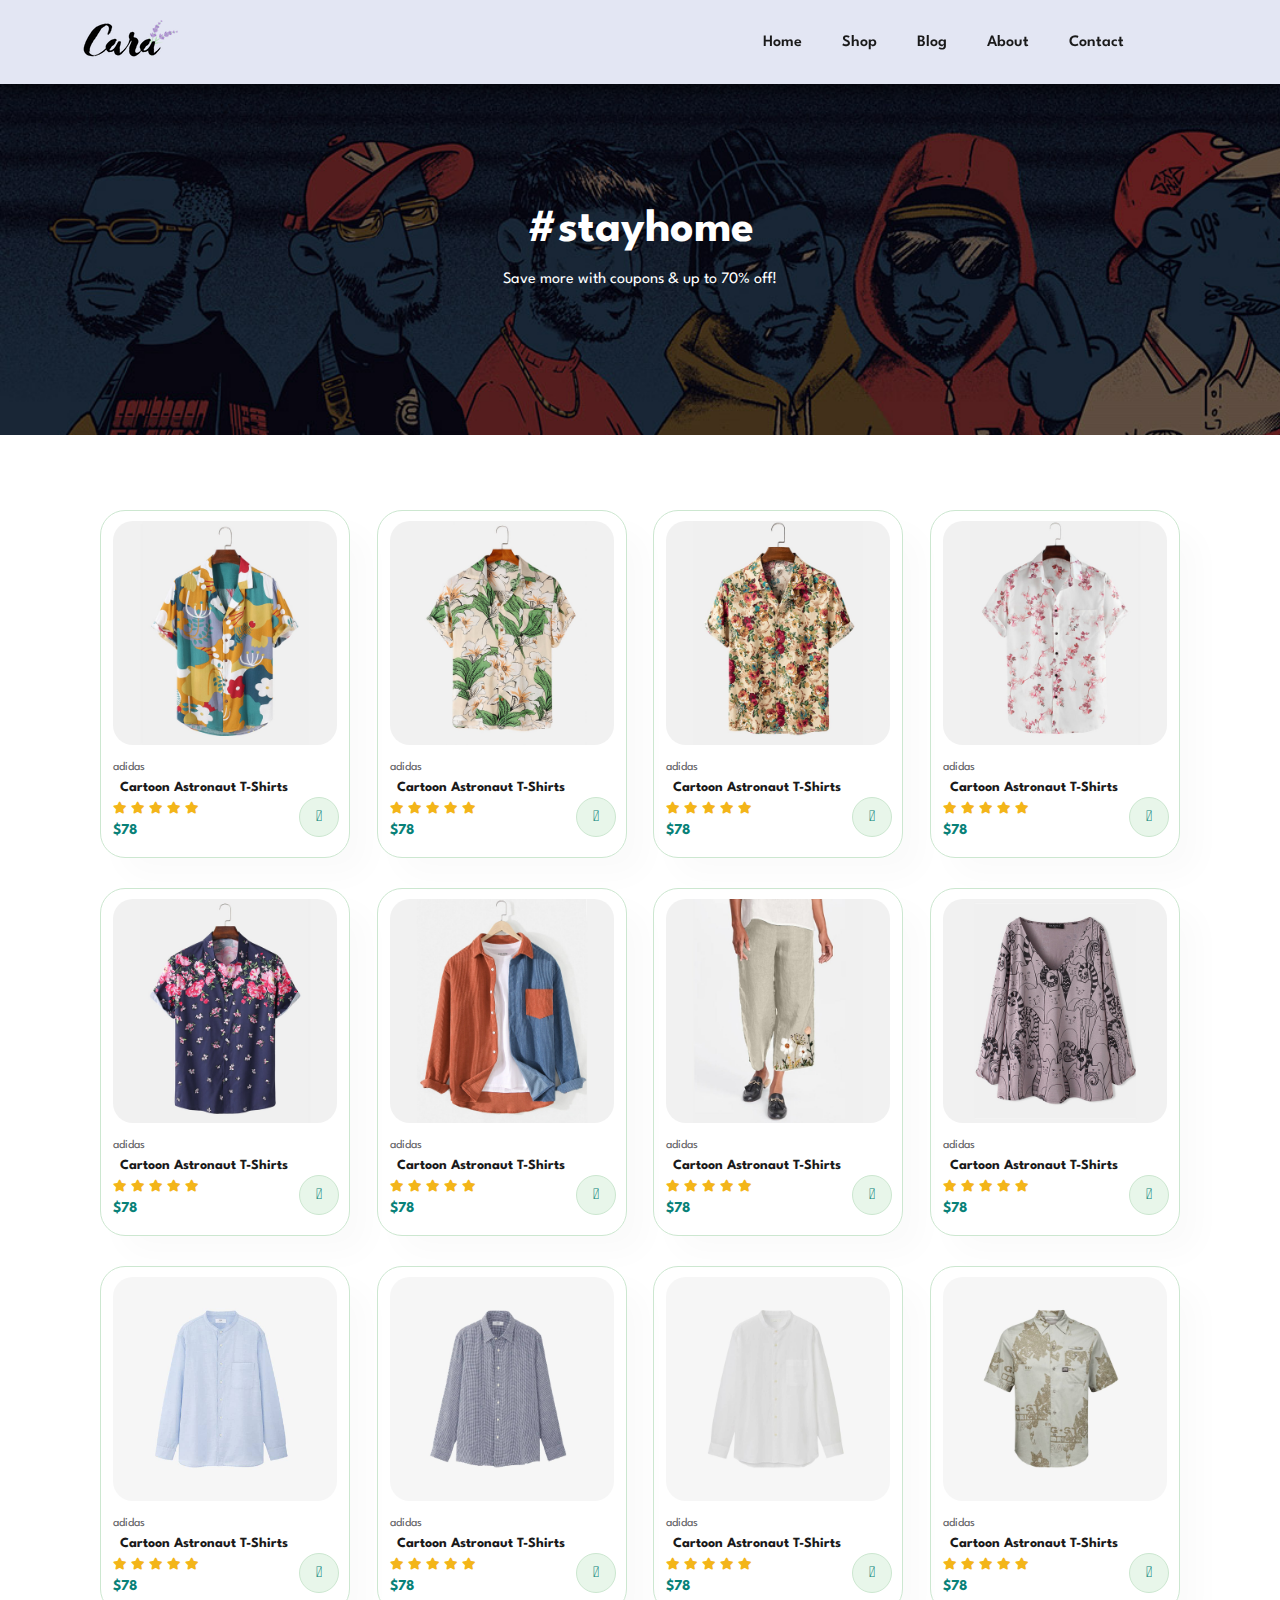
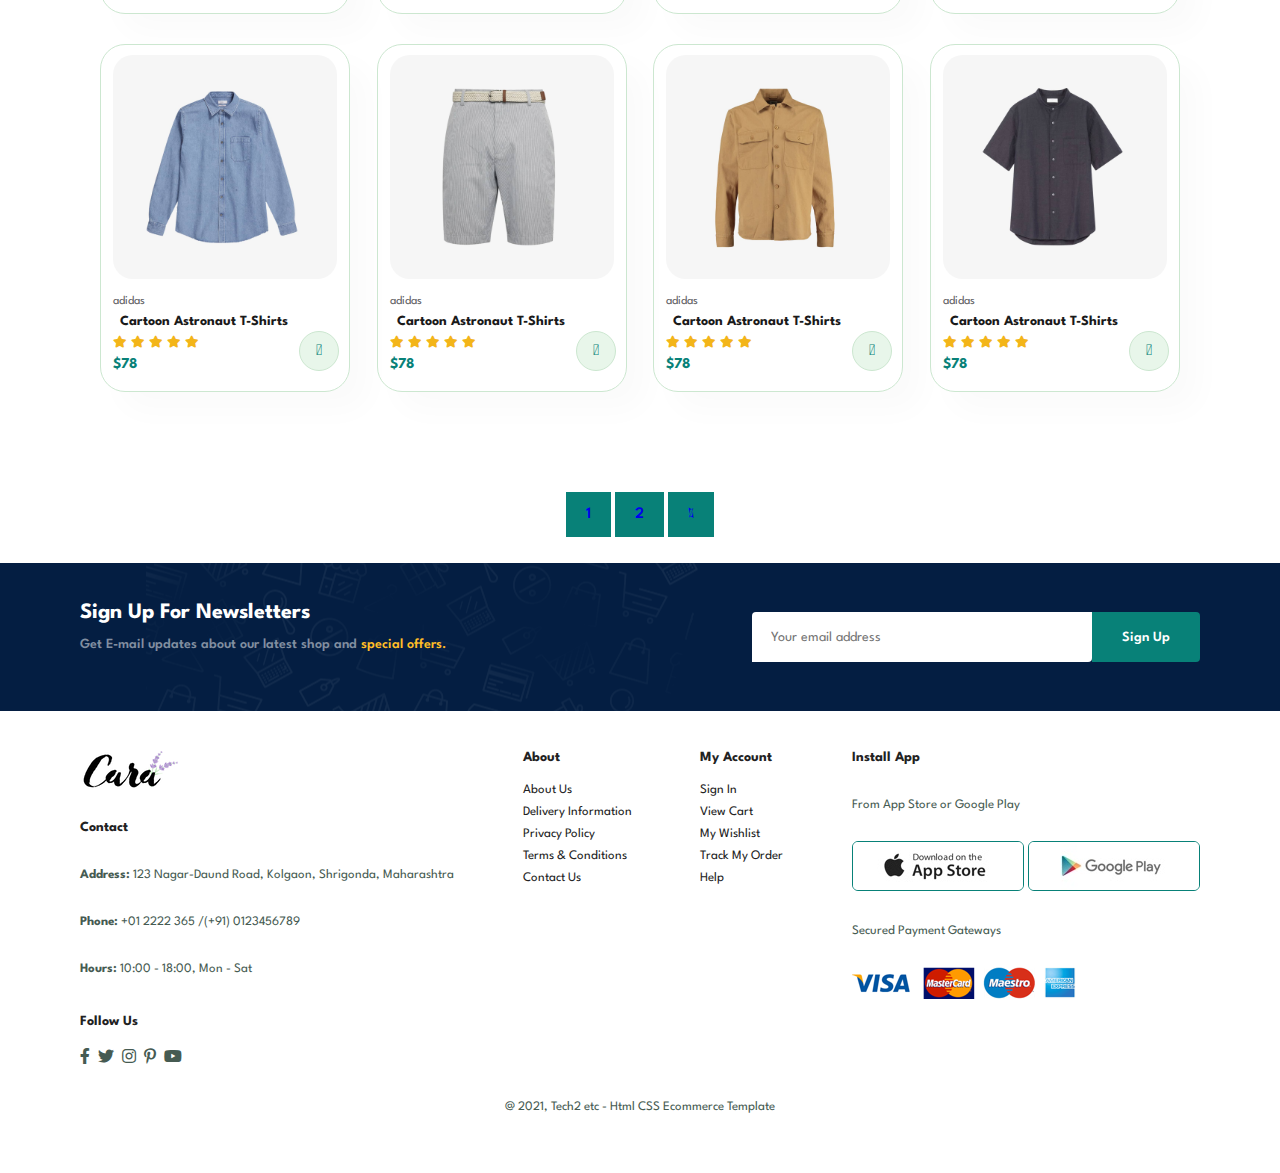
<file: shop.html>
<!DOCTYPE html>
<html lang="en">
<head>
    <meta charset="UTF-8">
    <meta name="viewport" content="width=device-width, initial-scale=1.0">
    <title>Ecommerce Website</title>
    <link rel="stylesheet" href="https://pro.fontawesome.com/releases/v5.10.0/css/all.css"></link>
    <link rel="stylesheet" href="styles.css">
</head>
<body>
    <section id="header">
        <a href="#"><img src="img/logo.png" alt="" class="logo"></a>
        <div>
            <ul id="navbar">
                <li><a href="index.html">Home</a></li>
                <li class="active"><a href="shop.html">Shop</a></li>
                <li><a href="blog.html">Blog</a></li>
                <li><a href="about.html">About</a></li>
                <li><a href="contact.html">Contact</a></li>
                <li id="lg-bag"><a href="cart.html"><i class="far fa-shopping-bag"></i></a></li>
                <a href="#" id="close"><i class="far fa-times"></i></a>
            </ul>
        </div>
        <div id="mobile">
            <a href="cart.html"><i class="far fa-shopping-bag"></i></a>
            <i id="bar" class="fas fa-outdent"></i>
        </div>
    </section>

    <section id="page-header">
        <h2>#stayhome</h2>
        <p>Save more with coupons & up to 70% off! </p>
       
    </section>

    <section id="product1" class="section-p1">
        <div class="pro-container">
            <div class="pro" onclick="window.location.href='sproduct.html'">
                <img src="img/products/f1.jpg" alt="">
                <div class="des">
                <span>adidas</span>
                <h5>Cartoon Astronaut T-Shirts</h5>
                <div class="star">
                    <i class="fas fa-star"></i>
                    <i class="fas fa-star"></i>
                    <i class="fas fa-star"></i>
                    <i class="fas fa-star"></i>
                    <i class="fas fa-star"></i>
                </div>
                <h4>$78</h4>
            </div>
            <a href="#"><i class="fal fa-shopping-cart cart"></i></a>
        </div>
        <div class="pro">
            <img src="img/products/f2.jpg" alt="">
            <div class="des">
            <span>adidas</span>
            <h5>Cartoon Astronaut T-Shirts</h5>
            <div class="star">
                <i class="fas fa-star"></i>
                <i class="fas fa-star"></i>
                <i class="fas fa-star"></i>
                <i class="fas fa-star"></i>
                <i class="fas fa-star"></i>
            </div>
            <h4>$78</h4>
        </div>
        <a href="#"><i class="fal fa-shopping-cart cart"></i></a>
    </div>
        <div class="pro">
        <img src="img/products/f3.jpg" alt="">
        <div class="des">
        <span>adidas</span>
        <h5>Cartoon Astronaut T-Shirts</h5>
        <div class="star">
            <i class="fas fa-star"></i>
            <i class="fas fa-star"></i>
            <i class="fas fa-star"></i>
            <i class="fas fa-star"></i>
            <i class="fas fa-star"></i>
        </div>
        <h4>$78</h4>
    </div>
    <a href="#"><i class="fal fa-shopping-cart cart"></i></a>
</div>
    <div class="pro">
    <img src="img/products/f4.jpg" alt="">
    <div class="des">
    <span>adidas</span>
    <h5>Cartoon Astronaut T-Shirts</h5>
    <div class="star">
        <i class="fas fa-star"></i>
        <i class="fas fa-star"></i>
        <i class="fas fa-star"></i>
        <i class="fas fa-star"></i>
        <i class="fas fa-star"></i>
    </div>
    <h4>$78</h4>
</div>
<a href="#"><i class="fal fa-shopping-cart cart"></i></a>
    </div>
    <div class="pro">
    <img src="img/products/f5.jpg" alt="">
    <div class="des">
    <span>adidas</span>
    <h5>Cartoon Astronaut T-Shirts</h5>
    <div class="star">
        <i class="fas fa-star"></i>
        <i class="fas fa-star"></i>
        <i class="fas fa-star"></i>
        <i class="fas fa-star"></i>
        <i class="fas fa-star"></i>
    </div>
    <h4>$78</h4>
</div>
<a href="#"><i class="fal fa-shopping-cart cart"></i></a>
    </div>
     <div class="pro">
    <img src="img/products/f6.jpg" alt="">
    <div class="des">
    <span>adidas</span>
    <h5>Cartoon Astronaut T-Shirts</h5>
    <div class="star">
        <i class="fas fa-star"></i>
        <i class="fas fa-star"></i>
        <i class="fas fa-star"></i>
        <i class="fas fa-star"></i>
        <i class="fas fa-star"></i>
    </div>
    <h4>$78</h4>
</div>
<a href="#"><i class="fal fa-shopping-cart cart"></i></a>
    </div>
    <div class="pro">
    <img src="img/products/f7.jpg" alt="">
    <div class="des">
    <span>adidas</span>
    <h5>Cartoon Astronaut T-Shirts</h5>
    <div class="star">
        <i class="fas fa-star"></i>
        <i class="fas fa-star"></i>
        <i class="fas fa-star"></i>
        <i class="fas fa-star"></i>
        <i class="fas fa-star"></i>
    </div>
    <h4>$78</h4>
</div>
<a href="#"><i class="fal fa-shopping-cart cart"></i></a>
    </div>
    <div class="pro">
    <img src="img/products/f8.jpg" alt="">
    <div class="des">
    <span>adidas</span>
    <h5>Cartoon Astronaut T-Shirts</h5>
    <div class="star">
        <i class="fas fa-star"></i>
        <i class="fas fa-star"></i>
        <i class="fas fa-star"></i>
        <i class="fas fa-star"></i>
        <i class="fas fa-star"></i>
    </div>
    <h4>$78</h4>
</div>
<a href="#"><i class="fal fa-shopping-cart cart"></i></a>
    </div>
            <div class="pro">
                <img src="img/products/n1.jpg" alt="">
                <div class="des">
                <span>adidas</span>
                <h5>Cartoon Astronaut T-Shirts</h5>
                <div class="star">
                    <i class="fas fa-star"></i>
                    <i class="fas fa-star"></i>
                    <i class="fas fa-star"></i>
                    <i class="fas fa-star"></i>
                    <i class="fas fa-star"></i>
                </div>
                <h4>$78</h4>
            </div>
            <a href="#"><i class="fal fa-shopping-cart cart"></i></a>
        </div>
        <div class="pro">
            <img src="img/products/n2.jpg" alt="">
            <div class="des">
            <span>adidas</span>
            <h5>Cartoon Astronaut T-Shirts</h5>
            <div class="star">
                <i class="fas fa-star"></i>
                <i class="fas fa-star"></i>
                <i class="fas fa-star"></i>
                <i class="fas fa-star"></i>
                <i class="fas fa-star"></i>
            </div>
            <h4>$78</h4>
        </div>
        <a href="#"><i class="fal fa-shopping-cart cart"></i></a>
    </div>
        <div class="pro">
        <img src="img/products/n3.jpg" alt="">
        <div class="des">
        <span>adidas</span>
        <h5>Cartoon Astronaut T-Shirts</h5>
        <div class="star">
            <i class="fas fa-star"></i>
            <i class="fas fa-star"></i>
            <i class="fas fa-star"></i>
            <i class="fas fa-star"></i>
            <i class="fas fa-star"></i>
        </div>
        <h4>$78</h4>
    </div>
    <a href="#"><i class="fal fa-shopping-cart cart"></i></a>
</div>
    <div class="pro">
    <img src="img/products/n4.jpg" alt="">
    <div class="des">
    <span>adidas</span>
    <h5>Cartoon Astronaut T-Shirts</h5>
    <div class="star">
        <i class="fas fa-star"></i>
        <i class="fas fa-star"></i>
        <i class="fas fa-star"></i>
        <i class="fas fa-star"></i>
        <i class="fas fa-star"></i>
    </div>
    <h4>$78</h4>
</div>
<a href="#"><i class="fal fa-shopping-cart cart"></i></a>
    </div>
    <div class="pro">
    <img src="img/products/n5.jpg" alt="">
    <div class="des">
    <span>adidas</span>
    <h5>Cartoon Astronaut T-Shirts</h5>
    <div class="star">
        <i class="fas fa-star"></i>
        <i class="fas fa-star"></i>
        <i class="fas fa-star"></i>
        <i class="fas fa-star"></i>
        <i class="fas fa-star"></i>
    </div>
    <h4>$78</h4>
</div>
<a href="#"><i class="fal fa-shopping-cart cart"></i></a>
    </div>
     <div class="pro">
    <img src="img/products/n6.jpg" alt="">
    <div class="des">
    <span>adidas</span>
    <h5>Cartoon Astronaut T-Shirts</h5>
    <div class="star">
        <i class="fas fa-star"></i>
        <i class="fas fa-star"></i>
        <i class="fas fa-star"></i>
        <i class="fas fa-star"></i>
        <i class="fas fa-star"></i>
    </div>
    <h4>$78</h4>
</div>
<a href="#"><i class="fal fa-shopping-cart cart"></i></a>
    </div>
    <div class="pro">
    <img src="img/products/n7.jpg" alt="">
    <div class="des">
    <span>adidas</span>
    <h5>Cartoon Astronaut T-Shirts</h5>
    <div class="star">
        <i class="fas fa-star"></i>
        <i class="fas fa-star"></i>
        <i class="fas fa-star"></i>
        <i class="fas fa-star"></i>
        <i class="fas fa-star"></i>
    </div>
    <h4>$78</h4>
</div>
<a href="#"><i class="fal fa-shopping-cart cart"></i></a>
    </div>
    <div class="pro">
    <img src="img/products/n8.jpg" alt="">
    <div class="des">
    <span>adidas</span>
    <h5>Cartoon Astronaut T-Shirts</h5>
    <div class="star">
        <i class="fas fa-star"></i>
        <i class="fas fa-star"></i>
        <i class="fas fa-star"></i>
        <i class="fas fa-star"></i>
        <i class="fas fa-star"></i>
    </div>
    <h4>$78</h4>
</div>
<a href="#"><i class="fal fa-shopping-cart cart"></i></a>
    </div>
        </div>
    </section>

    <section id="pagination" class="section-p1">
        <a href="#">1</a>
        <a href="#">2</a>
        <a href="#"><i class="fal fa-long-arrow-alt-right"></i></a>
    </section>

    <section id="newsletter" class="section-p1" class="section-m1">
        <div class="newstext">
            <h4>Sign Up For Newsletters</h4>
            <p>Get E-mail updates about our latest shop and <span>special offers.</span></p>
        </div>

        <div class="form">
            <input type="text" placeholder="Your email address">
            <button class="normal">Sign Up</button>
        </div>
    </section>

    <footer class="section-p1">
        <div class="col">
            <img class="logo" src="img/logo.png" alt="">
            <h4>Contact</h4>
            <p><strong>Address: </strong> 123 Nagar-Daund Road, Kolgaon, Shrigonda, Maharashtra</p>
            <p><strong>Phone: </strong>+01 2222 365 /(+91) 0123456789</p>
            <p><strong>Hours: </strong>10:00 - 18:00, Mon - Sat</p>
            <div class="follow">
                <h4>Follow Us</h4>
                <div class="icon">
                    <i class="fab fa-facebook-f"></i>
                    <i class="fab fa-twitter"></i>
                    <i class="fab fa-instagram"></i>
                    <i class="fab fa-pinterest-p"></i>
                    <i class="fab fa-youtube"></i>
                </div>
            </div>
        </div>

        <div class="col">
            <h4>About</h4>
            <a href="#">About Us</a>
            <a href="#">Delivery Information</a>
            <a href="#">Privacy Policy</a>
            <a href="#">Terms & Conditions</a>
            <a href="#">Contact Us</a>
        </div>
        <div class="col">
            <h4>My Account</h4>
            <a href="#">Sign In</a>
            <a href="#">View Cart</a>
            <a href="#">My Wishlist</a>
            <a href="#">Track My Order</a>
            <a href="#">Help</a>
        </div>
        <div class="col install">
            <h4>Install App</h4>
            <p>From App Store or Google Play</p>
            <div class="row">
                <img src="img/pay/app.jpg" alt="">
                <img src="img/pay/play.jpg" alt="">
            </div>
            <p>Secured Payment Gateways</p>
            <img src="img/pay/pay.png" alt="">
        </div>

        <div class="copyright">
            <p>@ 2021, Tech2 etc - Html CSS Ecommerce Template</p>
        </div>
    </footer>

    <script src="script.js"></script>
</body>
</html>
</file>
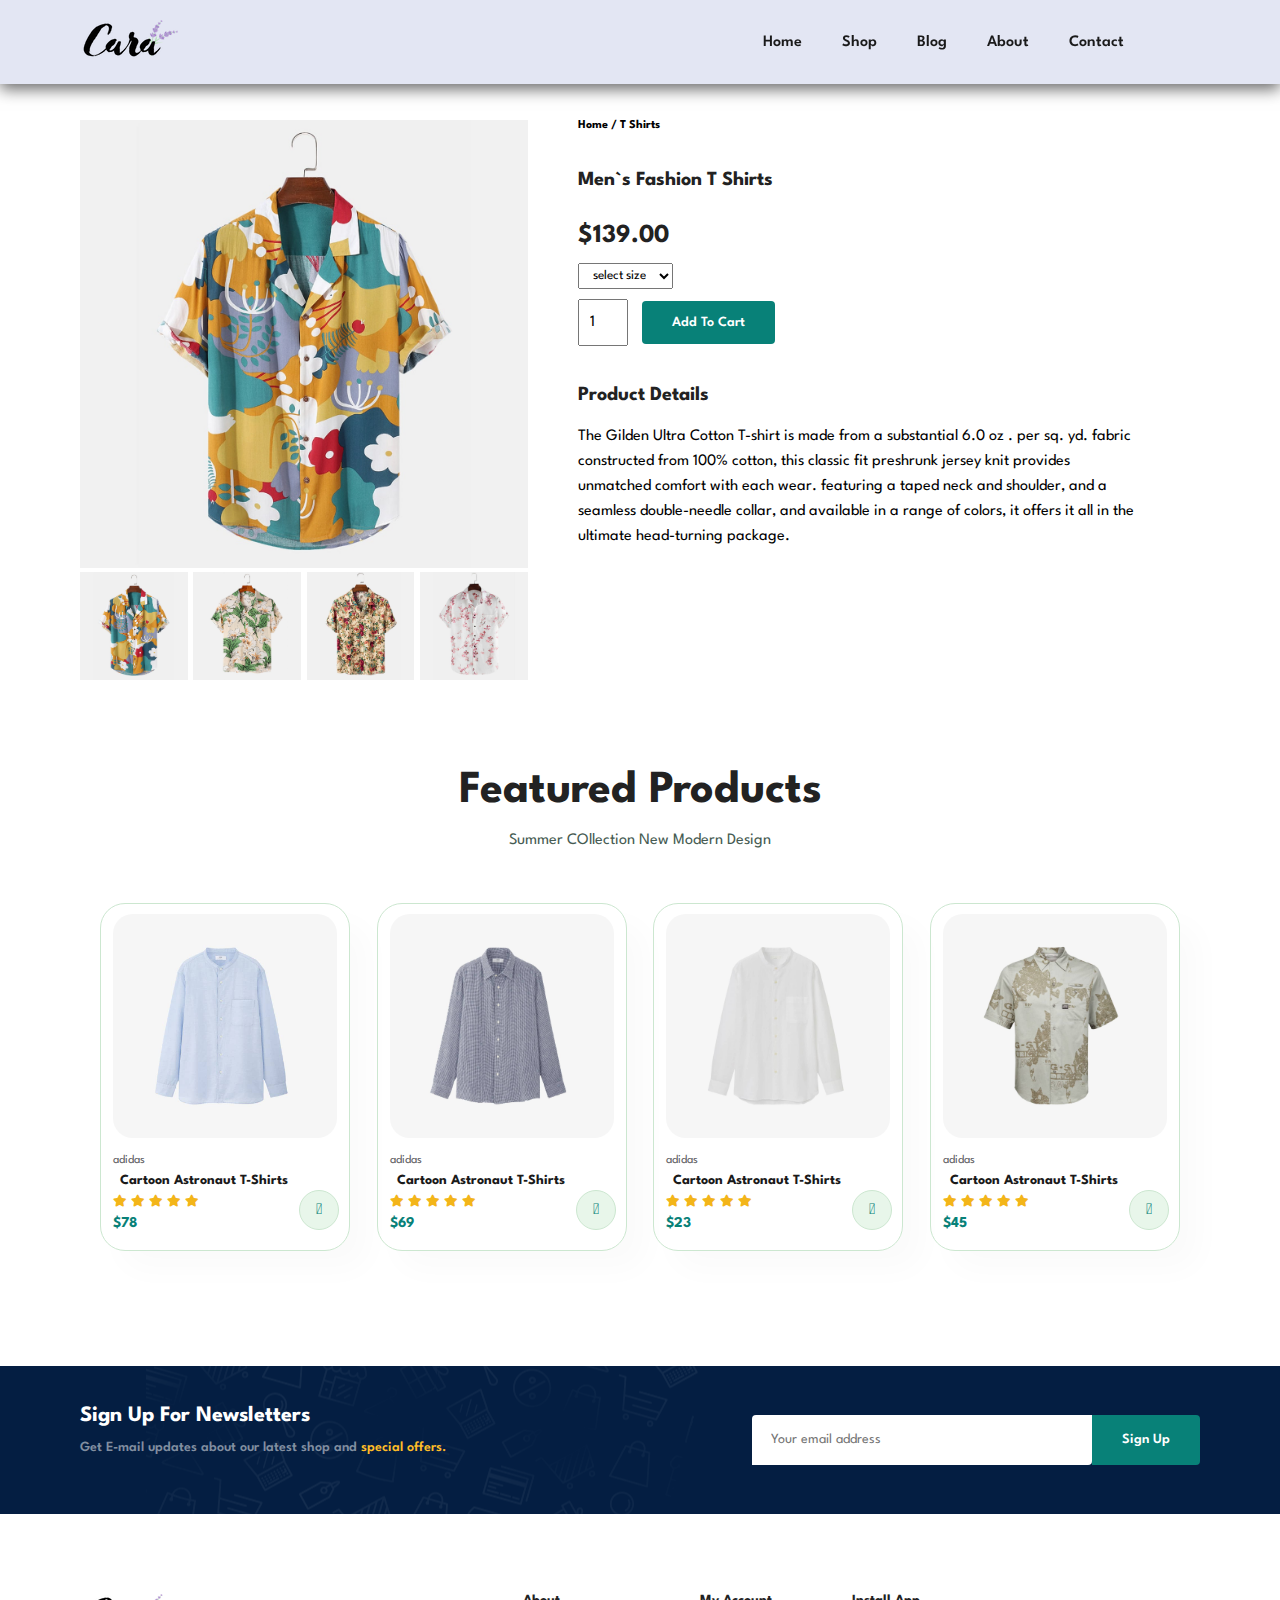
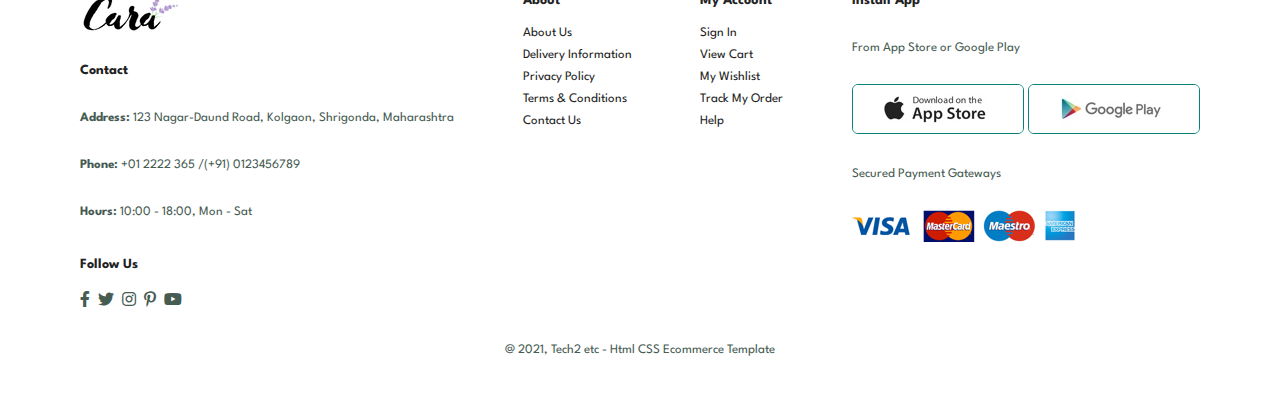
<file: sproduct.html>
<!DOCTYPE html>
<html lang="en">
<head>
    <meta charset="UTF-8">
    <meta name="viewport" content="width=device-width, initial-scale=1.0">
    <title>Ecommerce Website</title>
    <link rel="stylesheet" href="https://pro.fontawesome.com/releases/v5.10.0/css/all.css"></link>
    <link rel="stylesheet" href="styles.css">
</head>
<body>
    <section id="header">
        <a href="#"><img src="img/logo.png" alt="" class="logo"></a>
        <div>
            <ul id="navbar">
                <li><a href="index.html">Home</a></li>
                <li class="active"><a href="shop.html">Shop</a></li>
                <li><a href="blog.html">Blog</a></li>
                <li><a href="about.html">About</a></li>
                <li><a href="contact.html">Contact</a></li>
                <li id="lg-bag"><a href="cart.html"><i class="far fa-shopping-bag"></i></a></li>
                <a href="#" id="close"><i class="far fa-times"></i></a>
            </ul>
        </div>
        <div id="mobile">
            <a href="cart.html"><i class="far fa-shopping-bag"></i></a>
            <i id="bar" class="fas fa-outdent"></i>
        </div>
    </section>

    <section id="prodetails" class="section-p1">
        <div class="single-pro-image">
            <img src="img/products/f1.jpg" width="100%" id="MainImg">
            <div class="small-img-group">
                <div class="small-img-col">
                    <img src="img/products/f1.jpg" width="100%" class="small-img" alt="">
                </div>
                <div class="small-img-col">
                    <img src="img/products/f2.jpg" width="100%" class="small-img" alt="">
                </div>
                <div class="small-img-col">
                    <img src="img/products/f3.jpg" width="100%" class="small-img" alt="">
                </div>
                <div class="small-img-col">
                    <img src="img/products/f4.jpg" width="100%" class="small-img" alt="">
                </div>
            </div>
        </div>

        <div class="single-pro-details">
            <h6>Home / T Shirts</h6>
            <h4>Men`s Fashion T Shirts</h4>
            <h2>$139.00</h2>
            <select>
                <option>select size</option>
                <option>XL</option>
                <option>XXL</option>
                <option>Small</option>
                <option>Large</option>
            </select>
            <input type="number" value="1">
            <button class="normal">Add To Cart</button>
            <h4>Product Details</h4>
            <span>The Gilden Ultra Cotton T-shirt is made from a substantial 6.0 oz
                . per sq. yd. fabric constructed from 100% cotton, this classic fit preshrunk
                jersey knit provides unmatched comfort with each wear. featuring a taped
                neck and shoulder, and a seamless double-needle collar, and available in 
                a range of colors, it offers it all in the ultimate head-turning package.
            </span>
        </div>
    </section>

    <section id="product1" class="section-p1">
        <h2>Featured Products</h2>
        <p>Summer COllection New Modern Design</p>
        <div class="pro-container">
            <div class="pro">
                <img src="img/products/n1.jpg" alt="">
                <div class="des">
                <span>adidas</span>
                <h5>Cartoon Astronaut T-Shirts</h5>
                <div class="star">
                    <i class="fas fa-star"></i>
                    <i class="fas fa-star"></i>
                    <i class="fas fa-star"></i>
                    <i class="fas fa-star"></i>
                    <i class="fas fa-star"></i>
                </div>
                <h4>$78</h4>
            </div>
            <a href="#"><i class="fal fa-shopping-cart cart"></i></a>
        </div>
        <div class="pro">
            <img src="img/products/n2.jpg" alt="">
            <div class="des">
            <span>adidas</span>
            <h5>Cartoon Astronaut T-Shirts</h5>
            <div class="star">
                <i class="fas fa-star"></i>
                <i class="fas fa-star"></i>
                <i class="fas fa-star"></i>
                <i class="fas fa-star"></i>
                <i class="fas fa-star"></i>
            </div>
            <h4>$69</h4>
        </div>
        <a href="#"><i class="fal fa-shopping-cart cart"></i></a>
    </div>
        <div class="pro">
        <img src="img/products/n3.jpg" alt="">
        <div class="des">
        <span>adidas</span>
        <h5>Cartoon Astronaut T-Shirts</h5>
        <div class="star">
            <i class="fas fa-star"></i>
            <i class="fas fa-star"></i>
            <i class="fas fa-star"></i>
            <i class="fas fa-star"></i>
            <i class="fas fa-star"></i>
        </div>
        <h4>$23</h4>
    </div>
    <a href="#"><i class="fal fa-shopping-cart cart"></i></a>
</div>
    <div class="pro">
    <img src="img/products/n4.jpg" alt="">
    <div class="des">
    <span>adidas</span>
    <h5>Cartoon Astronaut T-Shirts</h5>
    <div class="star">
        <i class="fas fa-star"></i>
        <i class="fas fa-star"></i>
        <i class="fas fa-star"></i>
        <i class="fas fa-star"></i>
        <i class="fas fa-star"></i>
    </div>
    <h4>$45</h4>
</div>
<a href="#"><i class="fal fa-shopping-cart cart"></i></a>
    </div>
        </div>
    </section>

    <section id="newsletter" class="section-p1 section-m1">
        <div class="newstext">
            <h4>Sign Up For Newsletters</h4>
            <p>Get E-mail updates about our latest shop and <span>special offers.</span></p>
        </div>

        <div class="form">
            <input type="text" placeholder="Your email address">
            <button class="normal">Sign Up</button>
        </div>
    </section>

    <footer class="section-p1">
        <div class="col">
            <img class="logo" src="img/logo.png" alt="">
            <h4>Contact</h4>
            <p><strong>Address: </strong> 123 Nagar-Daund Road, Kolgaon, Shrigonda, Maharashtra</p>
            <p><strong>Phone: </strong>+01 2222 365 /(+91) 0123456789</p>
            <p><strong>Hours: </strong>10:00 - 18:00, Mon - Sat</p>
            <div class="follow">
                <h4>Follow Us</h4>
                <div class="icon">
                    <i class="fab fa-facebook-f"></i>
                    <i class="fab fa-twitter"></i>
                    <i class="fab fa-instagram"></i>
                    <i class="fab fa-pinterest-p"></i>
                    <i class="fab fa-youtube"></i>
                </div>
            </div>
        </div>

        <div class="col">
            <h4>About</h4>
            <a href="#">About Us</a>
            <a href="#">Delivery Information</a>
            <a href="#">Privacy Policy</a>
            <a href="#">Terms & Conditions</a>
            <a href="#">Contact Us</a>
        </div>
        <div class="col">
            <h4>My Account</h4>
            <a href="#">Sign In</a>
            <a href="#">View Cart</a>
            <a href="#">My Wishlist</a>
            <a href="#">Track My Order</a>
            <a href="#">Help</a>
        </div>
        <div class="col install">
            <h4>Install App</h4>
            <p>From App Store or Google Play</p>
            <div class="row">
                <img src="img/pay/app.jpg" alt="">
                <img src="img/pay/play.jpg" alt="">
            </div>
            <p>Secured Payment Gateways</p>
            <img src="img/pay/pay.png" alt="">
        </div>

        <div class="copyright">
            <p>@ 2021, Tech2 etc - Html CSS Ecommerce Template</p>
        </div>
    </footer>

    <script>
        var MainImg = document.getElementById("MainImg");
        var smallimg = document.getElementsByClassName("small-img");

        smallimg[0].onclick = function(){
            MainImg.src = smallimg[0].src;
        }
        smallimg[1].onclick = function(){
            MainImg.src = smallimg[1].src;
        }
        smallimg[2].onclick = function(){
            MainImg.src = smallimg[2].src;
        }
        smallimg[3].onclick = function(){
            MainImg.src = smallimg[3].src;
        }
    </script>

    <script src="script.js"></script>
</body>
</html>
</file>
<file: styles.css>
@import url("https://fonts.googleapis.com/css2?family=Spartan:wght@100;200;300;400;500;600;700;800;900&display=swap");
* {
  margin: 0;
  padding: 0;
  box-sizing: border-box;
  font-family: "Spartan", sans-serif;
}

html {
  scroll-behavior: smooth;
}

/* Global Styles */

h1 {
  font-size: 50px;
  line-height: 64px;
  color: #222;
}

h2 {
  font-size: 46px;
  line-height: 54px;
  color: #222;
}

h4 {
  font-size: 20px;
  color: #222;
}

h6 {
  font-weight: 700;
  font-size: 12px;
}

p {
  font-size: 16px;
  color: #465b52;
  margin: 15px 0 20px 0;
}

.section-p1 {
  padding: 40px 80px;
}

.section-m1 {
  margin: 40px 0;
}

button.normal {
    font-size: 14px;
    font-weight: 600;
    padding: 15px 30px;
    color: #000;
    background-color: #fff;
    border-radius: 4px;
    cursor: pointer;
    border: none;
    outline: none;
    transition: 0.2s;
}
button.white {
    font-size: 13px;
    font-weight: 600;
    padding: 11px 18px;
    color: #fff;
    background-color: transparent;
    cursor: pointer;
    border: 1px solid #fff;
    outline: none;
    transition: 0.2s;
}

body {
  width: 100%;
}
#header{
    display: flex;
    align-items: center;
    justify-content: space-between;
    padding: 20px 80px;
    background: #E3E6F3;
    box-shadow: 0 5px 15px rgba(0, 0, 0, 0.6);
    z-index: 999;
    position: fixed;
    left: 0;
    right: 0;
    top: 0;  
}
#navbar{
    display: flex;
    align-items: center;
    justify-content: center;
}
#navbar li{
    list-style: none;
    padding: 0 20px;
    position: relative;
}
#navbar li a{
    text-decoration: none;
    font-size: 16px;
    font-weight: 600;
    color: #1a1a1a;
    transition: 0.3s ease;
}
#navbar li a:hover,
#navbar li a:active{
    color: #088178;

}
#navbar li a:active::after,
#navbar li a:hover::after{
    content: "";
    width: 30%;
    height: 2px;
    background: #088178;
    position: absolute;
    bottom: -4px;
    left: 20px;
}
#mobile {
    display: none;
    align-items: center;
}
#close {
    display: none;
}
/* Home Page */
#hero{
    background-image: url("img/hero4.png");
    height: 90vh;
    width: 100%;
    background-size: cover;
    background-position: top 20% right 0;
    padding: 0 80px;
    display: flex;
    flex-direction: column;
    align-items: flex-start;
    justify-content: center;
    margin-top: 50px;
}
#hero h4{
    padding-bottom: 15px;
}
#hero h1{
    color: #088178;
}
#hero button{
    background-image: url("img/button.png");
    background-color: transparent;
    color: #088178;
    border: 0;
    padding: 14px 80px 14px 65px;
    background-repeat: no-repeat;
    cursor: pointer;
    font-weight: 700;
    font-size: 15px;
}
#feature{
    display: flex;
    align-items: center;
    justify-content: space-between;
    flex-wrap: wrap;
    padding: 40px;
}
#feature .fe-box{
    width: 180px;
    text-align: center;
    padding: 25px 15px;
    box-shadow: 20px 20px 34px rgba(0, 0, 0, 0.03);
    border: 1px solid #cce7d0;
    border-radius: 4px;
    margin: 15px 0;
}
#feature .fe-box img{
    width: 100%;
    margin-bottom: 10px;
}
#feature .fe-box:hover {
    box-shadow: 10px 10px 54px rgba(70, 62, 221, 0.1);
}
#feature .fe-box h6{
    display: inline-block;
    padding: 9px 8px 6px 8px;
    line-height: 1;
    border-radius: 4px;
    color: #088178;
    background-color: #fddde4;
}
#feature .fe-box:nth-child(2) h6{
    background-color: #cdebbc;
}
#feature .fe-box:nth-child(3) h6{
    background-color: #d1e8f2;
}
#feature .fe-box:nth-child(4) h6{
    background-color: #cdd4f8;
}
#feature .fe-box:nth-child(5) h6{
    background-color: #f6dbf6;
}
#feature .fe-box:nth-child(6) h6{
    background-color: #fff2e5;
}
#product1 {
    text-align: center;
}
#product1 .pro-container{
    display: flex;
    justify-content: space-between;
    padding: 20px;
    flex-wrap: wrap;
    
}

#product1 .pro {
    width: 23%;
    min-width: 250px;
    padding: 10px 12px;
    border: 1px solid #cce7d0;
    border-radius: 25px;
    cursor: pointer;
    box-shadow: 20px 20px 30px rgba(0, 0, 0, 0.02);
    margin: 15px 0;
    transition: 0.2s ease;
    position: relative;
}
#product1 .pro:hover {
    box-shadow: 20px 20px 30px rgba(0, 0, 0, 0.06);
}

#product1 .pro img {
    width: 100%;
    border-radius: 20px;
}
#product1 .pro .des {
    text-align: start;
    padding: 10px 0;
}
#product1 .pro .des span {
    color: #606063;
    font-size: 12px;
}
#product1 .pro .des h5 {
    padding: 7px;
    color: #1a1a1a;
    font-size: 14px;
}
#product1 .pro .des i {
    font-size: 12px;
    color: rgb(243, 181, 25);
}
#product1 .pro .des h4 {
    padding-top: 7px;
    font-size: 15px;
    font-weight: 700;
    color: #088178;
}
#product1 .pro .cart {
    width: 40px;
    height: 40px;
    line-height: 40px;
    border-radius: 50px;
    background-color: #e8f6ea;
    font-weight: 500;
    color: #088178;
    border: 1px solid #cce7d0;
    position: absolute;
    bottom: 20px;
    right: 10px;
}
#banner {
    display: flex;
    flex-direction: column;
    align-items: center;
    text-align: center;
    justify-content: center;
    background-image: url("img/banner/b2.jpg");
    width: 100%;
    height: 40vh;
    background-size: cover;
    background-position: center;
}
#banner h4{
    color: #fff;
    font-size: 16px;
}
#banner h2{
    color: #fff;
    font-size: 16px;
    padding: 10px 0;
}
#banner h2 span{
    color: #ef3636;
}
#banner button:hover{
    background-color: #088178;
    color: #fff;
}
#sm-banner {
    display: flex;
    align-items: center;
    justify-content: space-between;
    
    /* flex-wrap: wrap; */
}
#sm-banner .banner-box {
    display: flex;
    flex-direction: column;
    align-items: flex-start;
    justify-content: space-between;
    background-image: url("img/banner/b17.jpg");
    width: 580px;
    height: 50vh;
    margin-left: 25px;
    background-size: cover;
    background-position: center;
    padding: 30px;
}
#sm-banner .banner-box2 {
    background-image: url("img/banner/b10.jpg");
}

#sm-banner h4 {
    color: #fff;
    font-size: 20px;
    font-weight: 300;
}
#sm-banner h2 {
    color: #fff;
    font-size: 28px;
    font-weight: 800;
}
#sm-banner span {
    color: #fff;
    font-size: 14px;
    font-weight: 500;
    padding-bottom: 15px;
}
#sm-banner .banner-box:hover button{
    background-color: #088178;
    border: 1px solid #088178;
}
#banner3 {
    display: flex;
    justify-content: space-between;
    flex-wrap: wrap;
    padding: 0 80px;
}

#banner3 .banner-box {
    display: flex;
    flex-direction: column;
    align-items: flex-start;
    justify-content: center;
    background-image: url("img/banner/b7.jpg");
    width: 30%;
    height: 30vh;
    background-size: cover;
    background-position: center;
    padding: 20px;
    margin-bottom: 20px;
}
#banner3 .banner-box2 {
    background-image: url("img/banner/b4.jpg");
}
#banner3 .banner-box3 {
    background-image: url("img/banner/b18.jpg");
}
#banner3 h2 {
    color: #fff;
    font-weight: 900;
    font-size: 22px;
}
#banner3 h3 {
    color: #ec544e;
    font-weight: 800;
    font-size: 15px;
}
#newsletter {
    display: flex;
    justify-content: space-between;
    flex-wrap: wrap;
    align-items: center;
    background-image: url("img/banner/b14.png");
    background-repeat: no-repeat;
    background-position: 20% 30%;
    background-color: #041e42;
}
#newsletter h4 {
    font-size: 22px;
    font-weight: 700;
    color: #fff;
}
#newsletter p {
    font-size: 14px;
    font-weight: 600;
    color: #818ea0;
}
#newsletter p span {
    color: #ffbd27;
}
#newsletter .form {
    display: flex;
    width: 40%;
}

#newsletter input {
    height: 3.125rem;
    padding: 0 1.25em;
    font-size: 14px;
    width: 100%;
    border: 1px solid transparent;
    border-radius: 4px;
    outline: none;
    border-top-right-radius: 0;
    border-bottom-left-radius: 0;
}
#newsletter button {
    background-color: #088178;
    color: #fff;
    white-space: nowrap;
    border-top-left-radius: 0;
    border-bottom-left-radius: 0;
}
footer {
    display: flex;
    flex-wrap: wrap;
    justify-content: space-between;
}
footer .col {
    display: flex;
    flex-direction: column;
    align-items: flex-start;
    margin-bottom: 20px;
} 
footer .logo {
    margin-bottom: 30px;
}
footer h4 {
    font-size: 14px;
    padding-bottom: 20px;
}
footer p {
    font-size: 13px;
    margin-top: 0 0 8px 0;
}
footer a {
    font-size: 13px;
    text-decoration: none;
    color: #222;
    margin-bottom: 10px;
}
footer .follow{
    margin-top: 20px;
}
footer .follow i{
    color: #465b52;
    padding-right: 4px;
    cursor: pointer;
}
footer .install .row img {
    border: 1px solid #088178;
    border-radius: 6px;
}
footer .install img {
    margin: 10px 0 15px 0;
}
footer .follow i:hover,
footer a:hover{
    color: #088178;
}
footer .copyright {
    width: 100%;
    text-align: center;
}
#page-header {
    background-image: url("img/banner/b1.jpg");
    width: 100%;
    height: 40vh;
    background-size: cover;
    display: flex;
    justify-content: center;
    text-align: center;
    flex-direction: column;
    padding: 14px;
    margin-top: 75px;
}
#page-header h2,
#page-header p {
    color: #fff;
}
#pagination {
    text-align: center;
}
#pagination a{
    text-decoration: none;
    background-color: #088178;
    padding: 15px 20px;
    border-radius: #fff;
    font-weight: 600;
}
#pagination a i{
    font-size: 16px;
    font-weight: 600;
}
#prodetails {
    display: flex;
    margin-top: 20px;
}
#prodetails .single-pro-details {
    width: 50%;
    padding-top: 60px;
}

#prodetails .single-pro-details h4{
    padding: 40px 0 20px 0;
}

#prodetails .single-pro-details h2 {
    font-size: 26px;
}

#prodetails .single-pro-details select {
    display: block;
    padding: 5px 10px;
    margin-bottom: 10px;
}
#prodetails .single-pro-image {
    width: 40%;
    margin-top: 60px;
    margin-right: 50px;
}
.small-img-group {
    display: flex;
    justify-content: space-between;
}
.small-img-col {
    flex-basis: 24%;
    cursor: pointer;
}

#prodetails .single-pro-details  input {
    width: 50px;
    height: 47px;
    padding-left: 10px;
    font-size: 16px;
    margin-right: 10px;
}

#prodetails .single-pro-details  button {
    background: #088178;
    color: #fff;
}

#prodetails .single-pro-details  input:focus {
    outline: none;
}

#prodetails .single-pro-details  span {
    line-height: 25px;
}

#page-header.blog-header {
    background-image: url("img/banner/b19.jpg");
}

#blog {
    padding: 150px 150px 0 150px;
}

#blog .blog-box {
    position: relative;
    display: flex;
    align-items: center;
    width: 100%;
    padding-bottom: 90px;
}

#blog .blog-img {
    width: 50%;
    margin-right: 40px;
}

#blog img {
    width: 100%;
    height: 300px;
    object-fit: cover;
}
#blog .blog-details {
    width: 50%;
}
#blog .blog-details a {
    position: relative;
    text-decoration: none;
    color: #000;
    font-weight: 700;
    font-size: 11px;
}
#blog .blog-details a::after{
    content: "";
    width: 50px;
    height: 1px;
    background-color: #000;
    position: absolute;
    top: 4px;
    right: -60px;
}
#blog .blog-details a:hover{
    color: #088178;
    transition: 0.3s;
}
#blog .blog-details a:hover::after{
    background-color: #088178;
}
#blog .blog-box h1{
    position: absolute;
    top: -40px;
    left: 0;
    font-size: 70px;
    font-weight: 700;
    color: #c9cbce;
    z-index: -9;
}
#page-header.about-header{
    background-image: url("img/about/banner.png");
}
#about-head {
    display: flex;
    align-items: center;
}

#about-head img {
    width: 50%;
    height: auto;
}
#about-head div{
    padding-left: 40px;
}
#about-app {
    text-align: center;
}
#about-app .video{
    width: 70%;
    height: 100%;
    margin: 30px auto 0 auto;
}
#about-app .video video{
    width: 100%;
    height: 100%;
    border-radius: 20px;
}
/* Contact Details */

#contact-details{
    display: flex;
    align-items: center;
    justify-content: space-between;
}
#contact-details .details{
    width: 40%;
}
#contact-details .details span,
#form-details form span{
    font-size: 12px;
}
#contact-details .details h2,
#form-details form h2{
    font-size: 26px;
    line-height: 35px;
    padding: 20px 0;
}
#contact-details .details h3 {
    font-size: 16px;
    padding-bottom: 15px;
}
#contact-details .details li{
    list-style: none;
    display: flex;
    padding: 10px 0;
}
#contact-details .details li i{
    font-size: 14px;
    padding-right: 22px;
}
#contact-details .details li p{
    font-size: 14px;
    margin: 0;
}
#contact-details .map{
    width: 55%;
    height: 400px;
}
#contact-details .map iframe{
    width: 100%;
    height: 100%;
}
#form-details{
    display: flex;
    justify-content: space-between;
    margin: 30px;
    padding: 80px;
    border: 1px solid #e1e1e1
}
#form-details form{
    width: 65%;
    display: flex;
    flex-direction: column;
    align-items: flex-start;
}
#form-details form input,
#form-details form textarea{
    width: 100%;
    padding: 12px 15px;
    outline: none;
    margin-bottom: 20px;
    border: 1px solid #1e1e1e;
}
#form-details form button{
    background-color: #088178;
    color: #fff;
}
#form-details .people div{
    padding-bottom: 25px;
    display: flex;
    align-items: flex-start;
}
#form-details .people div img{
    width: 65px;
    height: 65px;
    object-fit: cover;
    margin-right: 15px;
}
#form-details .people div p{
    margin: 0;
    font-size: 13px;
    line-height: 25px;
}
#form-details .people div p span{
    display: block;
    font-size: 16px;
    font-weight: 600;
    color: #000;
}
/* Cart Page */
#cart {
    overflow-x: auto;
}
#cart table {
    width: 100%;
    border-collapse: collapse;
    table-layout: fixed;
    white-space: nowrap;
}
#cart table img{
    width: 70px;
}
#cart table td:nth-child(1){
    width: 100px;
    text-align: center;
}
#cart table td:nth-child(2){
    width: 150px;
    text-align: center;
}
#cart table td:nth-child(3){
    width: 250px;
    text-align: center;
}
#cart table td:nth-child(4),
#cart table td:nth-child(5),
#cart table td:nth-child(6){
    width: 150px;
    text-align: center;
}
#cart table td:nth-child(5) input{
    width: 70px;
    padding: 10px 5px 10px 15px;
}
#cart table thead{
    border: 1px solid #e2e9e1;
    border-left: none;
    border-right: none;
}
#cart table thead td{
    font-weight: 700;
    text-transform: uppercase;
    font-size: 13px;
    padding: 18px 0;
}
#cart table tbody tr td {
    padding-top: 15px;
}
#cart table tbody td{
    font-size: 13px;
}

#cart-add {
    display: flex;
    flex-wrap: wrap;
    justify-content: space-between;
}
#coupon{
    width: 50%;
    margin-bottom: 30px;
}
#coupon h3,
#subtotal h3{
    padding-bottom: 15px;
}
#coupon input{
    padding: 10px 20px;
    outline: none;
    width: 60%;
    margin-right: 10px;
    border: 1px solid #e2e9e1;
}
#coupon button,
#subtotal button {
    background-color: #088178;
    color: #fff;
    padding: 12px 20px;
}
#subtotal {
    width: 50%;
    margin-bottom: 30px;
    border: 1px solid #e2e9e1;
    padding: 30px;
}
#subtotal table{
    border-collapse: collapse;
    width: 100%;
    margin-bottom: 20px;
}
#subtotal table td{
    width: 50%;
    border: 1px solid #e2e9e1;
    padding: 10px;
    font-size: 13px;
}

/* Media Query */
@media (max-width:799px) {
    .section-p1 {
        padding: 40px 40px;
    }
    #navbar {
        display: flex;
        flex-direction: column;
        align-items: flex-start;
        justify-content: flex-start;
        position: fixed;
        top: 0;
        right: -300px;
        height: 100vh;
        width: 300px;
        background-color: #E3E6F3;
        box-shadow: 0 40px 60px rgba(0, 0, 0, 0.1);
        padding: 80px 0 0 10px;
        transition: 0.3s;
    }
    #navbar.active{
        right: 0px;
    }
    #navbar li {
        margin-bottom: 25px;
    }
    #mobile {
        display: flex;
        align-items: center;
    }
    #mobile i{
        color: #1a1a1a;
        font-size: 24px;
        padding-left: 20px;
    }
    #close {
        display: initial;
        position: absolute;
        top: 30px;
        left: 30px;
        color: #222;
        font-size: 24px;
    }
    #lg-bag {
        display: none;
    }
    #hero {
        height: 70vh;
        padding: 0 80px;
        background-position: top 30% right 30%;
    }
    #feature {
        justify-content: center;
    }
    #feature .fe-box {
        margin: 15px 15px;
    }
    #product1 .pro-container {
        justify-content: center;
    }
    #product1 .pro {
        margin: 15px;
    }
    #banner {
        height: 20vh;
    }
    #sm-banner .banner-box {
        min-width: 100%;
        height: 30vh;
    }
    #banner3 {
        padding: 0 40px;
    }
    #banner3 .banner-box {
        width: 28%;
    }
    #newsletter .form {
        width: 70%;
    }
    /* Contact Page */
    #form-details{
        padding: 40px;
    }
    #form-details form {
        width: 50%;
    }
}

@media (max-width: 477px) {
    .section-p1 {
        padding: 20px;
    }
    #header {
        padding: 10px 30px;
    }
    h1 {
        font-size: 38px;
    }
    h2 {
        font-size: 32px;
    }
    #hero {
        padding: 0 20px;
        background-position: 55%;
    }
    #feature {
        justify-content: space-between;
    }
    #feature .fe-box {
        width: 155px;
        margin: 0 0 15px 0;
    }
    #product1 .pro {
        width: 100%;
    }
    #banner {
        height: 40vh;
    }
    #sm-banner .banner-box {
        height: 40vh;
    }
    #sm-banner .banner-box2 {
        margin-top: 20px;
    }
    #banner3 {
        padding: 0 20px;
    }
    #banner3 .banner-box {
        width: 100%;
    }
    #newsletter {
        padding: 40px 20px;
    }
    #newsletter .form {
        width: 100%;
    }
    footer .copyright {
        text-align: start;
    }
    #prodetails {
        display: flex;
        flex-direction: column;
    }
    #prodetails .single-pro-image {
        width: 100%;
        margin-right: 0px;
    }
    #prodetails .single-pro-details {
        width: 100%;
    }
    /* Blog Page */

    #blog {
        padding: 100px 20px 0 20px;
    }
    #blog .blog-box {
        display: flex;
        flex-direction: column;
        align-items: flex-start;
    }
    #blog .blog-img {
        width: 100%;
        margin-right: 0px;
        margin-bottom: 30px;
    }
    #blog .blog-details {
        width: 100%;
    }

    /* About page */

    #about-head {
        flex-direction: column;
    }
    #about-head img{
        width: 100%;
        margin-bottom: 20px;
    }
    #about-head div {
        padding-left: 0px;
    }
    #about-app .video{
        width: 100%;
    }

    /* Contact Page */
    #form-details {
        flex-direction: column;
    }
    #form-details .details{
        width: 100%;
        margin-bottom: 30px;
    }
    #contact-details .map{
        width: 100%;
    }
    #form-details {
        margin: 10px;
        padding: 30px 10px;
        flex-wrap: wrap;
    }
    #form-details form{
        width: 100%;
        margin-bottom: 30px;
    }
    /* Cart Page */
    #cart-add {
        flex-direction: column;
    }
    #coupon {
        width: 100%;
    }
    #subtotal {
        width: 100%;
        padding: 20px;
    }
}
</file>
